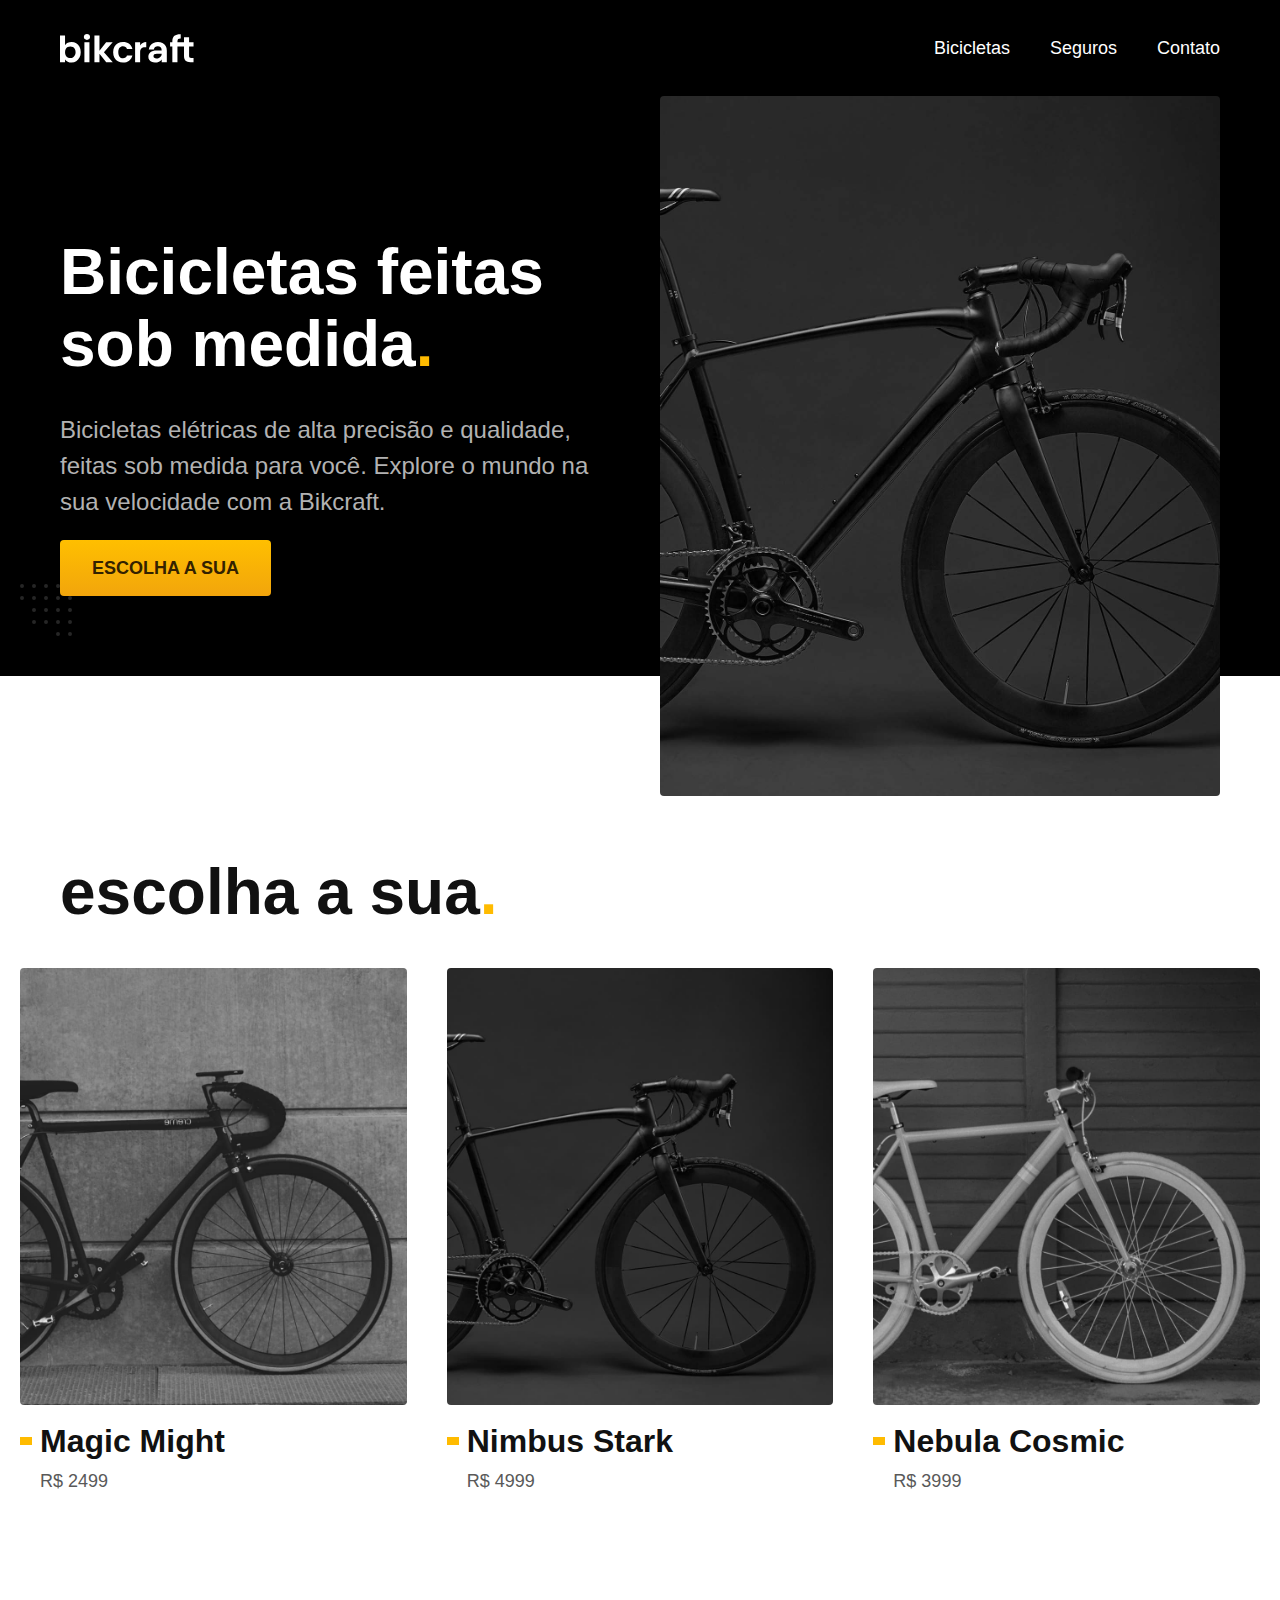
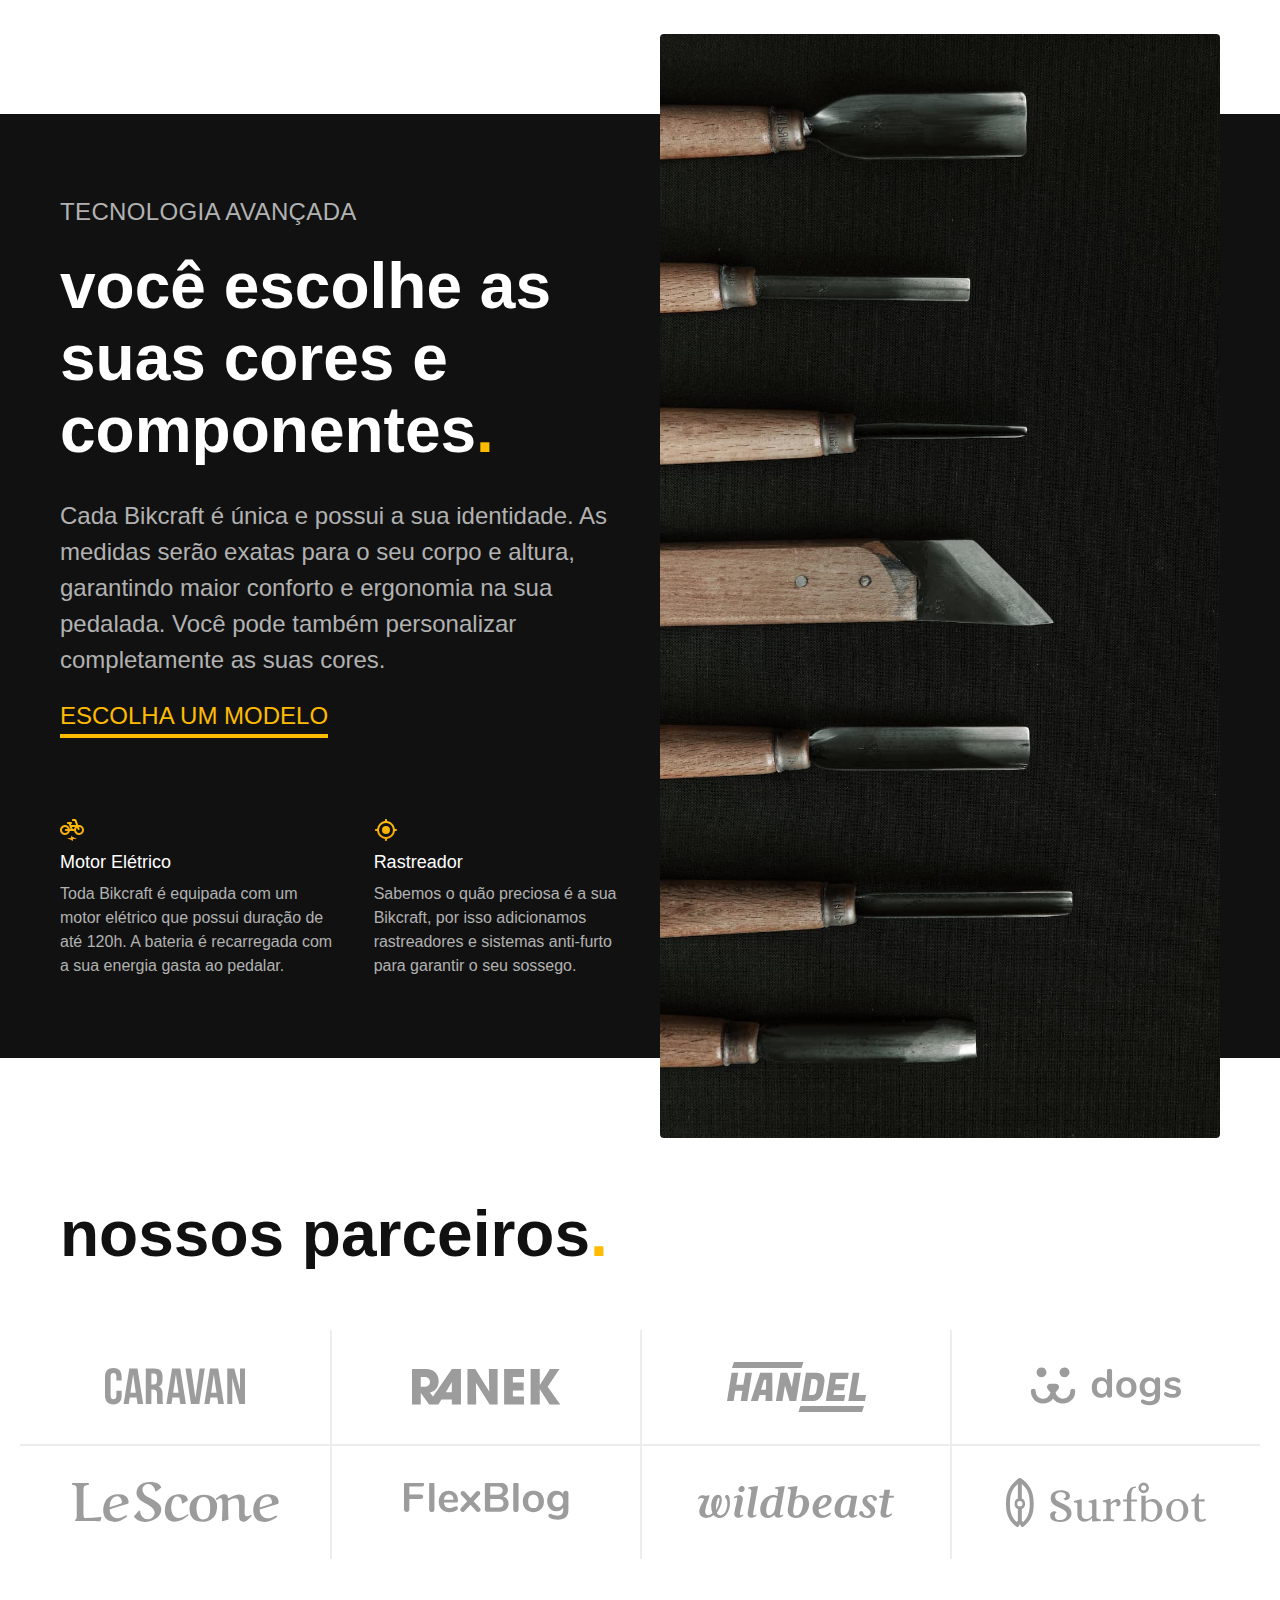
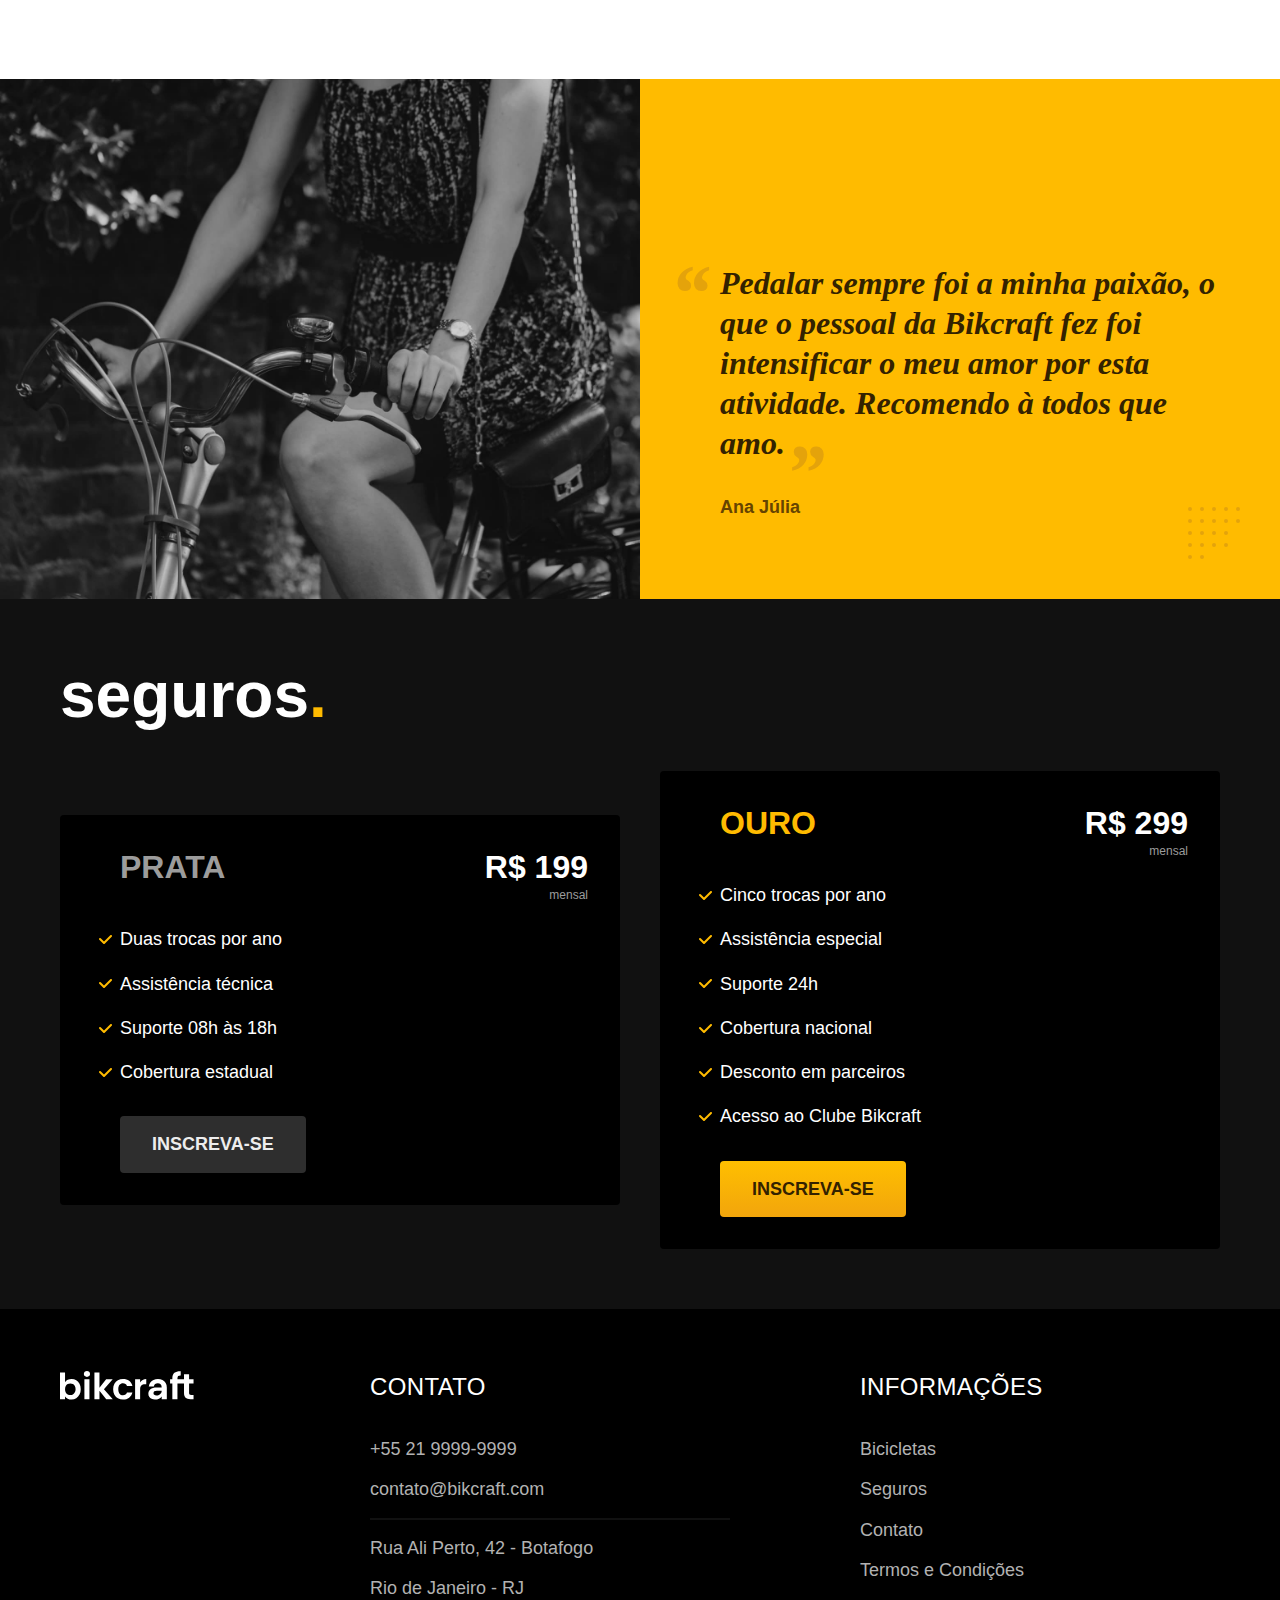
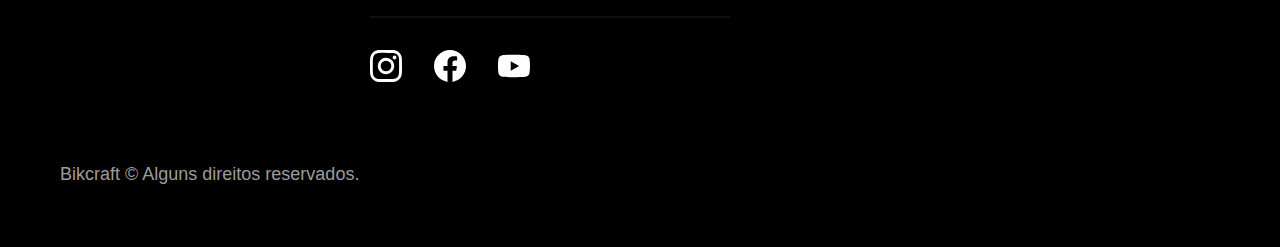
<file: index.html>
<!DOCTYPE html>
<html lang="pt-br">
  <head>
    <meta charset="UTF-8" />
    <meta name="viewport" content="width=device-width, initial-scale=1.0" />

    <title>Bikcraft - Bicicletas Elétricas</title>
    <meta
      name="description"
      content="Bicicletas elétricas de alta precisão e qualidade, feitas sob medida para o cliente. Explore o mundo na sua velocidade com a Bikcraft."
    />

    <link rel="stylesheet" href="./css/style.css" />
  </head>

  <body>
    <header class="header-bg">
      <div class="header container">
        <a href="./">
          <img src="./img/bikcraft.svg" alt="Bikcraft" />
        </a>

        <nav aria-label="primaria">
          <ul class="header-menu font-1-m cor-0">
            <li><a href="./bicicletas.html">Bicicletas</a></li>
            <li><a href="./seguros.html">Seguros</a></li>
            <li><a href="./contato.html">Contato</a></li>
          </ul>
        </nav>
      </div>
    </header>

    <main class="introducao-bg">
      <div class="introducao container">
        <div class="introducao-conteudo">
          <h1 class="font-1-xxl cor-0">
            Bicicletas feitas sob medida<span class="cor-p1">.</span>
          </h1>
          <p class="font-2-l cor-5">
            Bicicletas elétricas de alta precisão e qualidade, feitas sob medida
            para você. Explore o mundo na sua velocidade com a Bikcraft.
          </p>
          <a class="botao" href="./bicicletas.html">Escolha a sua</a>
        </div>
        <div>
          <img
            src="./img/fotos/introducao.jpg"
            alt="Bicicleta elétrica preta."
          />
        </div>
      </div>
    </main>

    <article class="bicicletas-lista">
      <h2 class="container font-1-xxl">
        escolha a sua<span class="cor-p1">.</span>
      </h2>

      <ul>
        <li>
          <a href="./bicicletas/magic.html">
            <img src="./img/bicicletas/magic-home.jpg" alt="Bicicleta preta" />
            <h3 class="font-1-xl">Magic Might</h3>
            <span class="font-2-m cor-8">R$ 2499</span>
          </a>
        </li>
        <li>
          <a href="./bicicletas/nimbus.html">
            <img src="./img/bicicletas/nimbus-home.jpg" alt="Bicicleta preta" />
            <h3 class="font-1-xl">Nimbus Stark</h3>
            <span class="font-2-m cor-8">R$ 4999</span>
          </a>
        </li>
        <li>
          <a href="./bicicletas/nebula.html">
            <img src="./img/bicicletas/nebula-home.jpg" alt="Bicicleta preta" />
            <h3 class="font-1-xl">Nebula Cosmic</h3>
            <span class="font-2-m cor-8">R$ 3999</span>
          </a>
        </li>
      </ul>
    </article>

    <article class="tecnologia-bg">
      <div class="tecnologia container">
        <div class="tecnologia-conteudo">
          <span class="font-2-l-b cor-5">Tecnologia Avançada</span>
          <h2 class="font-1-xxl cor-0">
            você escolhe as suas cores e componentes<span class="cor-p1"
              >.</span
            >
          </h2>
          <p class="font-2-l cor-5">
            Cada Bikcraft é única e possui a sua identidade. As medidas serão
            exatas para o seu corpo e altura, garantindo maior conforto e
            ergonomia na sua pedalada. Você pode também personalizar
            completamente as suas cores.
          </p>
          <a class="link" href="./bicicletas.html">Escolha um modelo</a>
          <div class="tecnologia-vantagens">
            <div>
              <img src="./img/icones/eletrica.svg" alt="" />
              <h3 class="font-1-m cor-0">Motor Elétrico</h3>
              <p class="font-2-s cor-5">
                Toda Bikcraft é equipada com um motor elétrico que possui
                duração de até 120h. A bateria é recarregada com a sua energia
                gasta ao pedalar.
              </p>
            </div>
            <div>
              <img src="./img/icones/rastreador.svg" alt="" />
              <h3 class="font-1-m cor-0">Rastreador</h3>
              <p class="font-2-s cor-5">
                Sabemos o quão preciosa é a sua Bikcraft, por isso adicionamos
                rastreadores e sistemas anti-furto para garantir o seu sossego.
              </p>
            </div>
          </div>
        </div>
        <div class="tecnologia-imagem">
          <img src="./img/fotos/tecnologia.jpg" alt="" />
        </div>
      </div>
    </article>

    <section class="parceiros" aria-label="Nossos Parceiros">
      <h2 class="container font-1-xxl">
        nossos parceiros<span class="cor-p1">.</span>
      </h2>

      <ul>
        <li><img src="./img/parceiros/caravan.svg" alt="caravan" /></li>
        <li><img src="./img/parceiros/ranek.svg" alt="ranek" /></li>
        <li><img src="./img/parceiros/handel.svg" alt="handel" /></li>
        <li><img src="./img/parceiros/dogs.svg" alt="dogs" /></li>
        <li><img src="./img/parceiros/lescone.svg" alt="lescone" /></li>
        <li><img src="./img/parceiros/flexblog.svg" alt="flexblog" /></li>
        <li><img src="./img/parceiros/wildbeast.svg" alt="wildbeast" /></li>
        <li><img src="./img/parceiros/surfbot.svg" alt="surfbot" /></li>
      </ul>
    </section>

    <section class="depoimento" aria-label="Depoimento">
      <div>
        <img
          src="./img/fotos/depoimento.jpg"
          alt="Pessoa pedalando uma bicicleta Bikcraft"
        />
      </div>
      <div class="depoimento-conteudo">
        <blockquote class="font-1-xl cor-p5">
          <p>
            Pedalar sempre foi a minha paixão, o que o pessoal da Bikcraft fez
            foi intensificar o meu amor por esta atividade. Recomendo à todos
            que amo.
          </p>
        </blockquote>
        <span class="font-1-m-b cor-p4">Ana Júlia</span>
      </div>
    </section>

    <article class="seguros-bg">
      <div class="seguros container">
        <h2 class="font-1-xxl cor-0">seguros<span class="cor-p1">.</span></h2>
        <div class="seguros-item">
          <h3 class="font-1-xl cor-6">PRATA</h3>
          <span class="font-1-xl cor-0"
            >R$ 199 <span class="font-1-xs cor-6">mensal</span></span
          >
          <ul class="font-2-m cor-0">
            <li>Duas trocas por ano</li>
            <li>Assistência técnica</li>
            <li>Suporte 08h às 18h</li>
            <li>Cobertura estadual</li>
          </ul>
          <a class="botao secundario" href="./orcamento.html">Inscreva-se</a>
        </div>

        <div class="seguros-item">
          <h3 class="font-1-xl cor-p1">OURO</h3>
          <span class="font-1-xl cor-0"
            >R$ 299 <span class="font-1-xs cor-6">mensal</span></span
          >
          <ul class="font-2-m cor-0">
            <li>Cinco trocas por ano</li>
            <li>Assistência especial</li>
            <li>Suporte 24h</li>
            <li>Cobertura nacional</li>
            <li>Desconto em parceiros</li>
            <li>Acesso ao Clube Bikcraft</li>
          </ul>
          <a class="botao" href="./orcamento.html">Inscreva-se</a>
        </div>
      </div>
    </article>

    <footer class="footer-bg">
      <div class="footer container">
        <img src="./img/bikcraft.svg" alt="Bikcraft" />
        <div class="footer-contato">
          <h3 class="font-2-l-b cor-0">Contato</h3>
          <ul class="font-2-m cor-5">
            <li><a href="tel:+552199999999">+55 21 9999-9999</a></li>
            <li>
              <a href="mailto:contato@bikcraft.com">contato@bikcraft.com</a>
            </li>
            <li>Rua Ali Perto, 42 - Botafogo</li>
            <li>Rio de Janeiro - RJ</li>
          </ul>
          <div class="footer-redes">
            <a href="./">
              <img src="./img/redes/instagram.svg" alt="Instagram" />
            </a>
            <a href="./">
              <img src="./img/redes/facebook.svg" alt="Facebook" />
            </a>
            <a href="./">
              <img src="./img/redes/youtube.svg" alt="Youtube" />
            </a>
          </div>
        </div>
        <div class="footer-informacoes">
          <h3 class="font-2-l-b cor-0">Informações</h3>
          <nav>
            <ul class="font-1-m cor-5">
              <li><a href="./bicicletas.html">Bicicletas</a></li>
              <li><a href="./seguros.html">Seguros</a></li>
              <li><a href="./contato.html">Contato</a></li>
              <li><a href="./termos.html">Termos e Condições</a></li>
            </ul>
          </nav>
        </div>
        <p class="footer-copy font-2-m cor-6">
          Bikcraft © Alguns direitos reservados.
        </p>
      </div>
    </footer>

    <script src="./js/script.js"></script>
  </body>
</html>
</file>
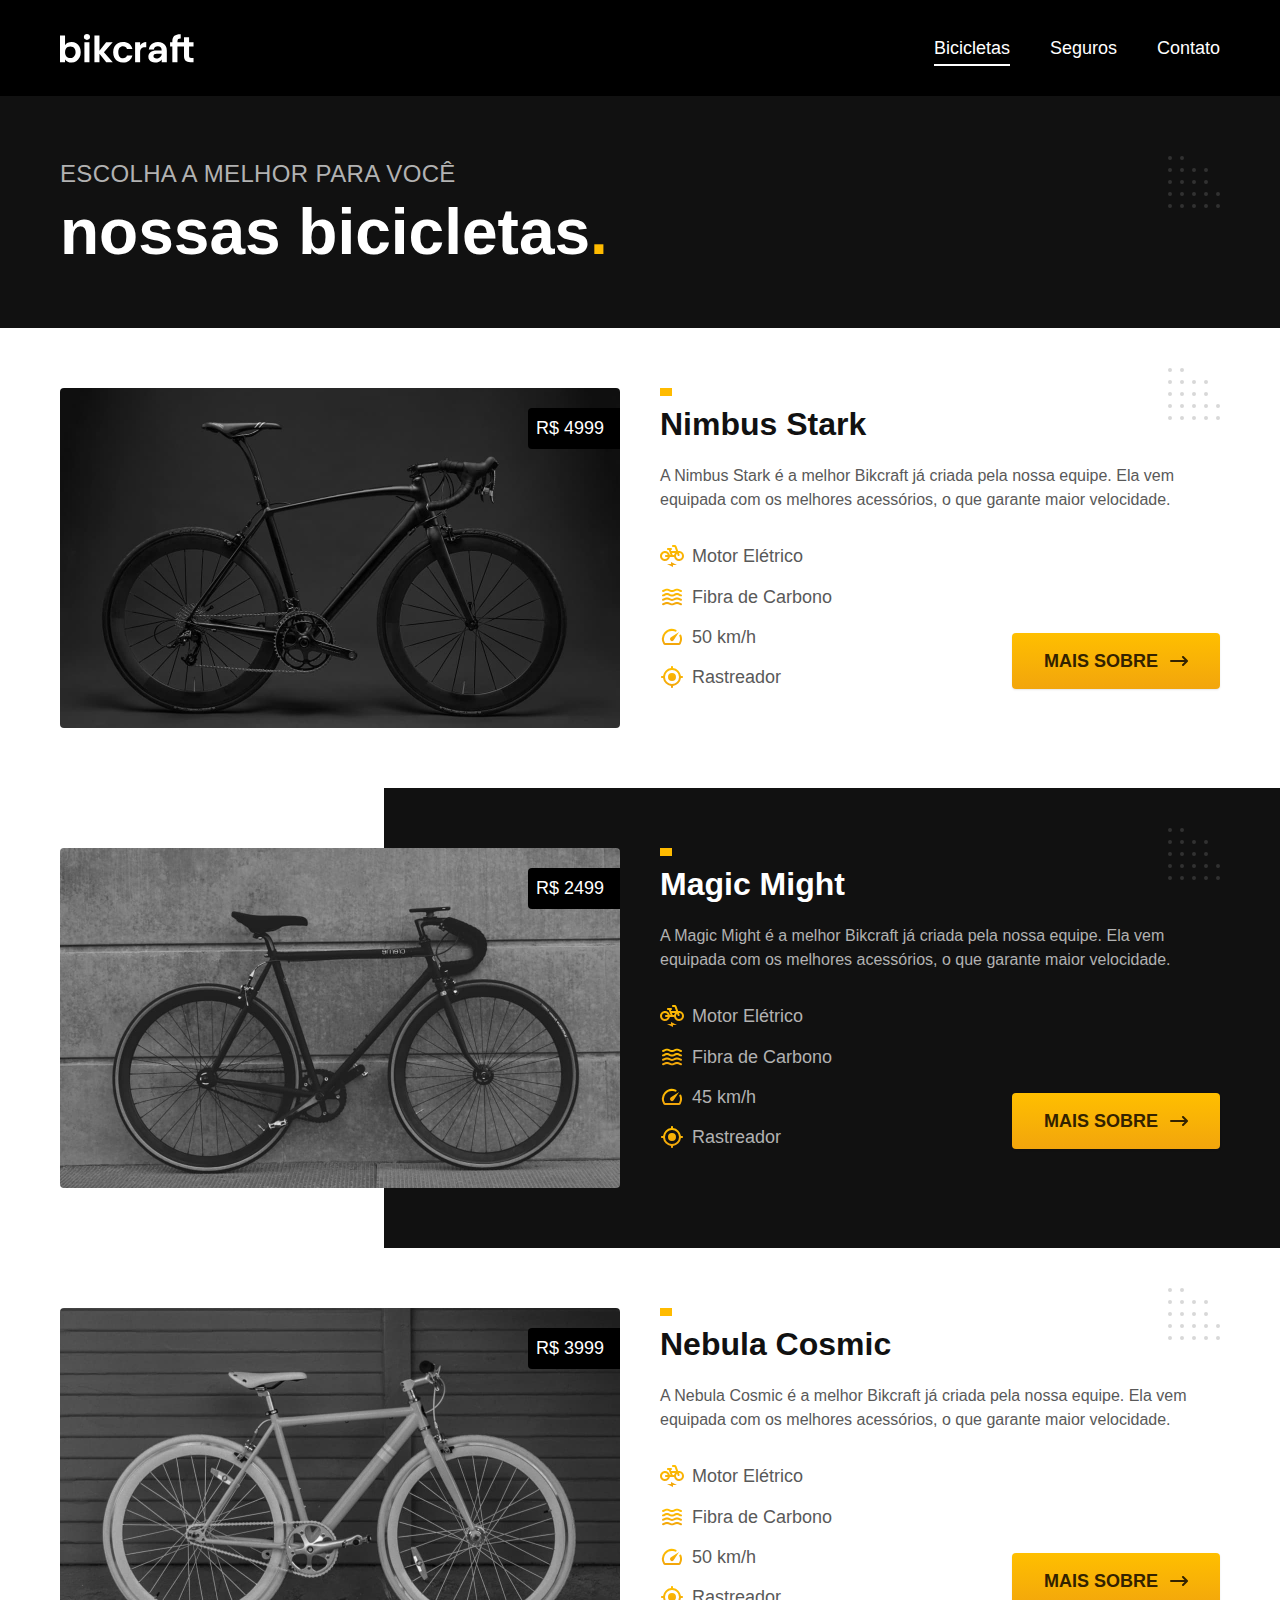
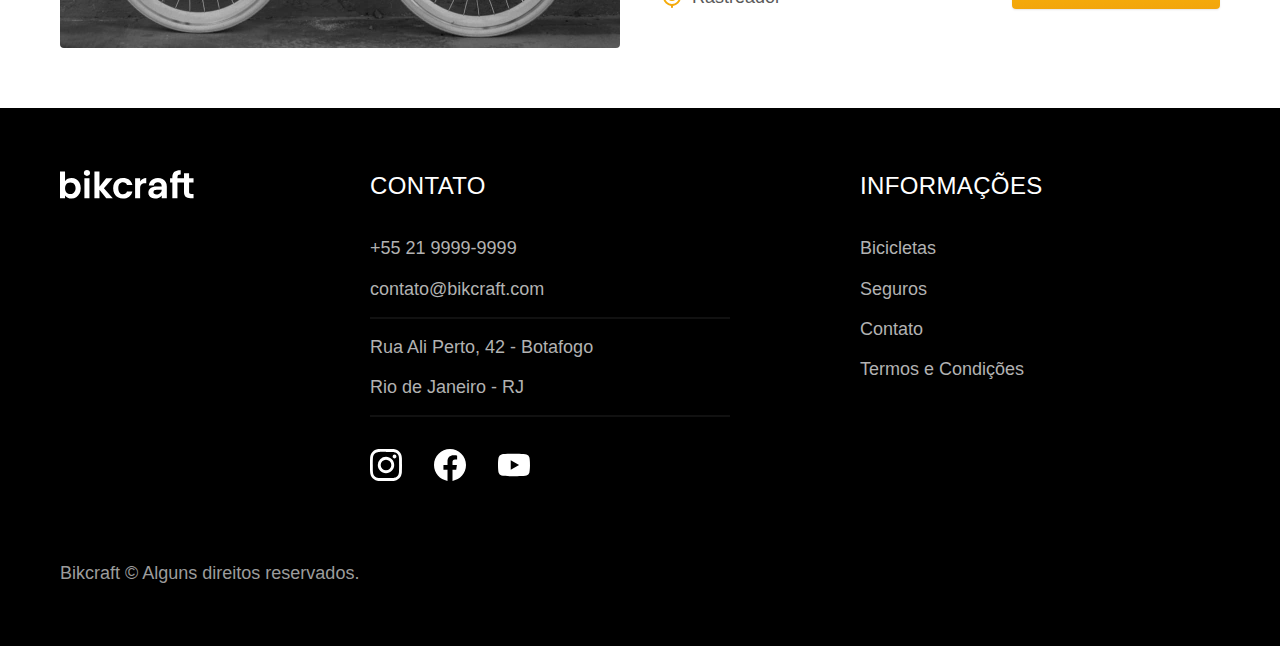
<file: bicicletas.html>
<!DOCTYPE html>
<html lang="pt-br">
  <head>
    <meta charset="UTF-8" />
    <meta name="viewport" content="width=device-width, initial-scale=1.0" />

    <title>Bicicletas | Bikcraft</title>
    <meta name="description" content="Bicicletas" />

    <link rel="stylesheet" href="./css/style.css" />
  </head>

  <body id="bicicletas">
    <header class="header-bg">
      <div class="header container">
        <a href="./">
          <img src="./img/bikcraft.svg" alt="Bikcraft" />
        </a>

        <nav aria-label="primaria">
          <ul class="header-menu font-1-m cor-0">
            <li><a href="./bicicletas.html">Bicicletas</a></li>
            <li><a href="./seguros.html">Seguros</a></li>
            <li><a href="./contato.html">Contato</a></li>
          </ul>
        </nav>
      </div>
    </header>

    <main>
      <div class="titulo-bg">
        <div class="titulo container">
          <p class="font-2-l-b cor-5">Escolha a melhor para você</p>
          <h1 class="font-1-xxl cor-0">
            nossas bicicletas<span class="cor-p1">.</span>
          </h1>
        </div>
      </div>

      <div class="bicicletas container">
        <div class="bicicletas-imagem">
          <img src="./img/bicicletas/nimbus.jpg" alt="Bicicleta preta" />
          <span class="font-2-m cor-0">R$ 4999</span>
        </div>
        <div class="bicicletas-conteudo">
          <h2 class="font-1-xl">Nimbus Stark</h2>
          <p class="font-2-s cor-8">
            A Nimbus Stark é a melhor Bikcraft já criada pela nossa equipe. Ela
            vem equipada com os melhores acessórios, o que garante maior
            velocidade.
          </p>
          <ul class="font-1-m cor-8">
            <li>
              <img src="./img/icones/eletrica.svg" alt="" />
              Motor Elétrico
            </li>
            <li>
              <img src="./img/icones/carbono.svg" alt="" />
              Fibra de Carbono
            </li>
            <li>
              <img src="./img/icones/velocidade.svg" alt="" />
              50 km/h
            </li>
            <li>
              <img src="./img/icones/rastreador.svg" alt="" />
              Rastreador
            </li>
          </ul>
          <a class="botao seta" href="./bicicletas/nimbus.html">Mais Sobre</a>
        </div>
      </div>

      <div class="bicicletas-bg">
        <div class="bicicletas container">
          <div class="bicicletas-imagem">
            <img src="./img/bicicletas/magic.jpg" alt="Bicicleta preta" />
            <span class="font-2-m cor-0">R$ 2499</span>
          </div>
          <div class="bicicletas-conteudo">
            <h2 class="font-1-xl cor-0">Magic Might</h2>
            <p class="font-2-s cor-5">
              A Magic Might é a melhor Bikcraft já criada pela nossa equipe. Ela
              vem equipada com os melhores acessórios, o que garante maior
              velocidade.
            </p>
            <ul class="font-1-m cor-5">
              <li>
                <img src="./img/icones/eletrica.svg" alt="" />
                Motor Elétrico
              </li>
              <li>
                <img src="./img/icones/carbono.svg" alt="" />
                Fibra de Carbono
              </li>
              <li>
                <img src="./img/icones/velocidade.svg" alt="" />
                45 km/h
              </li>
              <li>
                <img src="./img/icones/rastreador.svg" alt="" />
                Rastreador
              </li>
            </ul>
            <a class="botao seta" href="./bicicletas/magic.html">Mais Sobre</a>
          </div>
        </div>
      </div>

      <div class="bicicletas container">
        <div class="bicicletas-imagem">
          <img src="./img/bicicletas/nebula.jpg" alt="Bicicleta preta" />
          <span class="font-2-m cor-0">R$ 3999</span>
        </div>
        <div class="bicicletas-conteudo">
          <h2 class="font-1-xl">Nebula Cosmic</h2>
          <p class="font-2-s cor-8">
            A Nebula Cosmic é a melhor Bikcraft já criada pela nossa equipe. Ela
            vem equipada com os melhores acessórios, o que garante maior
            velocidade.
          </p>
          <ul class="font-1-m cor-8">
            <li>
              <img src="./img/icones/eletrica.svg" alt="" />
              Motor Elétrico
            </li>
            <li>
              <img src="./img/icones/carbono.svg" alt="" />
              Fibra de Carbono
            </li>
            <li>
              <img src="./img/icones/velocidade.svg" alt="" />
              50 km/h
            </li>
            <li>
              <img src="./img/icones/rastreador.svg" alt="" />
              Rastreador
            </li>
          </ul>
          <a class="botao seta" href="./bicicletas/nebula.html">Mais Sobre</a>
        </div>
      </div>
    </main>

    <footer class="footer-bg">
      <div class="footer container">
        <img src="./img/bikcraft.svg" alt="Bikcraft" />
        <div class="footer-contato">
          <h3 class="font-2-l-b cor-0">Contato</h3>
          <ul class="font-2-m cor-5">
            <li><a href="tel:+552199999999">+55 21 9999-9999</a></li>
            <li>
              <a href="mailto:contato@bikcraft.com">contato@bikcraft.com</a>
            </li>
            <li>Rua Ali Perto, 42 - Botafogo</li>
            <li>Rio de Janeiro - RJ</li>
          </ul>
          <div class="footer-redes">
            <a href="./">
              <img src="./img/redes/instagram.svg" alt="Instagram" />
            </a>
            <a href="./">
              <img src="./img/redes/facebook.svg" alt="Facebook" />
            </a>
            <a href="./">
              <img src="./img/redes/youtube.svg" alt="Youtube" />
            </a>
          </div>
        </div>
        <div class="footer-informacoes">
          <h3 class="font-2-l-b cor-0">Informações</h3>
          <nav>
            <ul class="font-1-m cor-5">
              <li><a href="./bicicletas.html">Bicicletas</a></li>
              <li><a href="./seguros.html">Seguros</a></li>
              <li><a href="./contato.html">Contato</a></li>
              <li><a href="./termos.html">Termos e Condições</a></li>
            </ul>
          </nav>
        </div>
        <p class="footer-copy font-2-m cor-6">
          Bikcraft © Alguns direitos reservados.
        </p>
      </div>
    </footer>
    <script src="./js/script.js"></script>
  </body>
</html>
</file>
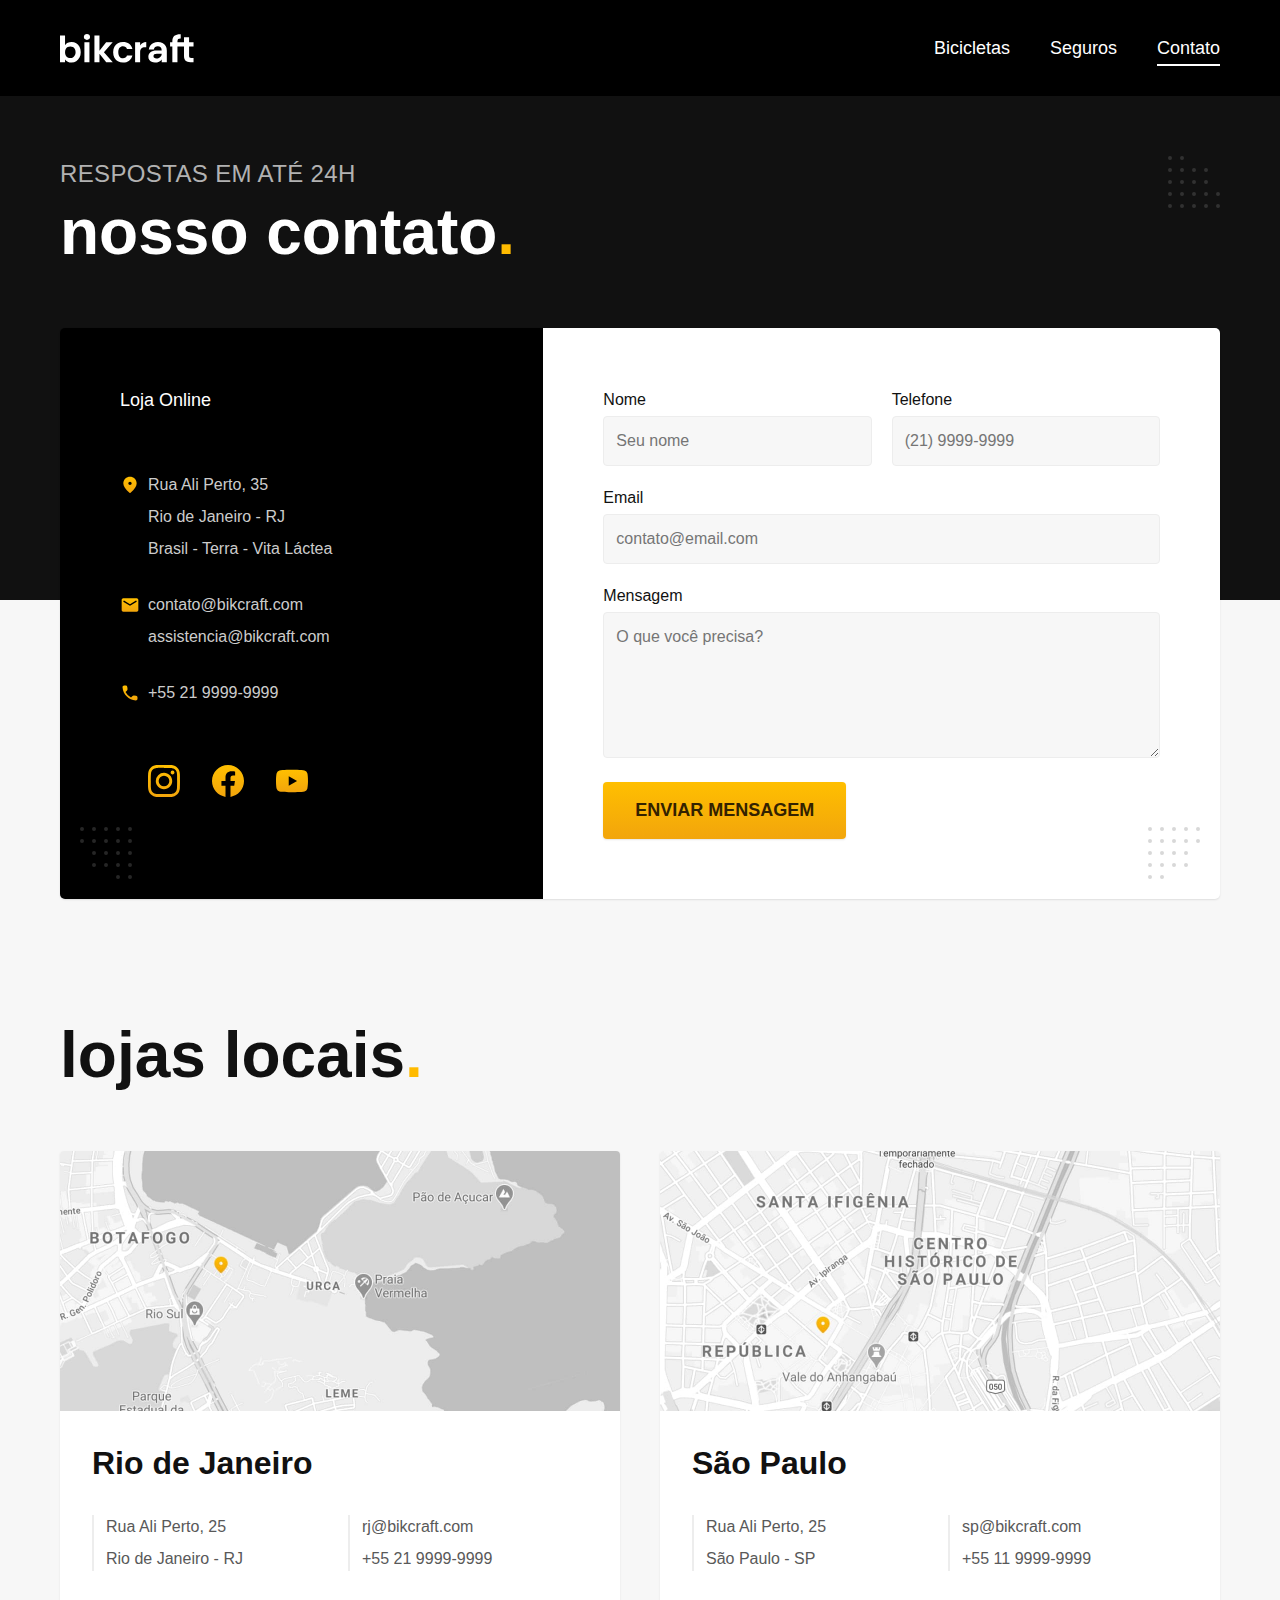
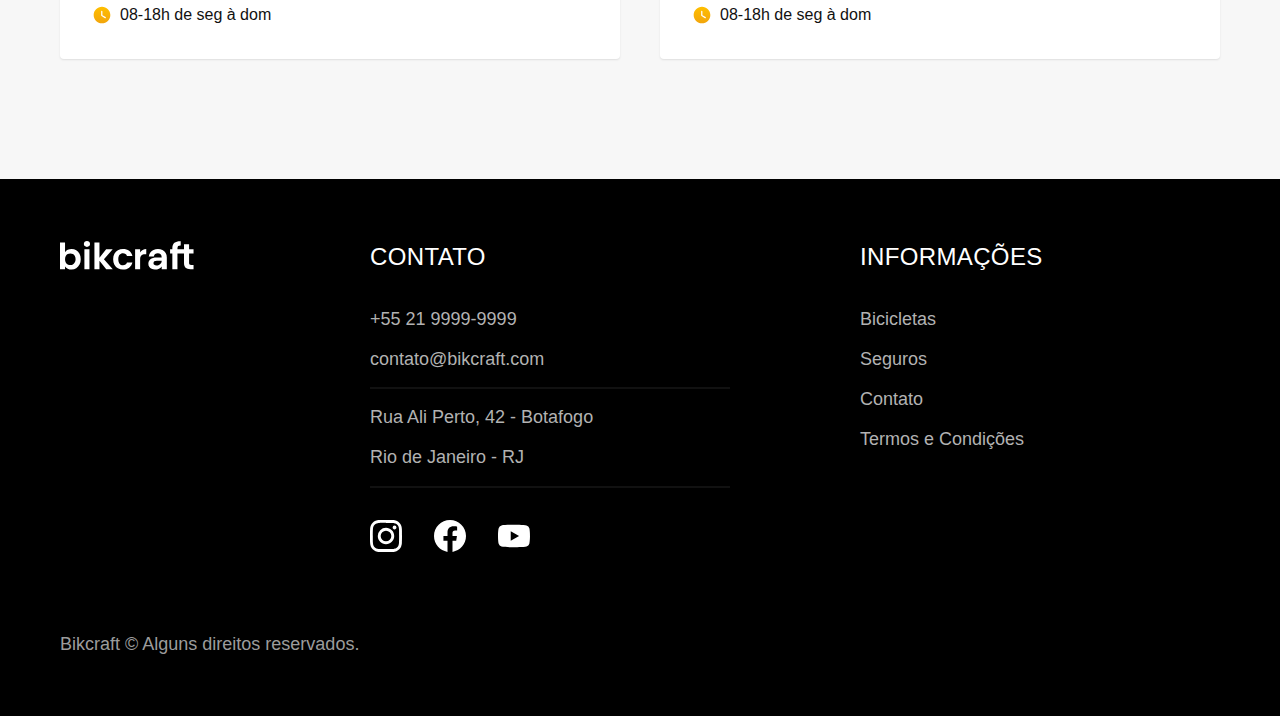
<file: contato.html>
<!DOCTYPE html>
<html lang="pt-br">
  <head>
    <meta charset="UTF-8" />
    <meta name="viewport" content="width=device-width, initial-scale=1.0" />

    <title>Contato | Bikcraft</title>
    <meta name="description" content="Contato." />

    <link rel="stylesheet" href="./css/style.css" />
  </head>

  <body id="contato">
    <header class="header-bg">
      <div class="header container">
        <a href="./">
          <img src="./img/bikcraft.svg" alt="Bikcraft" />
        </a>

        <nav aria-label="primaria">
          <ul class="header-menu font-1-m cor-0">
            <li><a href="./bicicletas.html">Bicicletas</a></li>
            <li><a href="./seguros.html">Seguros</a></li>
            <li><a href="./contato.html">Contato</a></li>
          </ul>
        </nav>
      </div>
    </header>

    <main>
      <div class="titulo-bg">
        <div class="titulo container">
          <p class="font-2-l-b cor-5">Respostas em até 24h</p>
          <h1 class="font-1-xxl cor-0">
            nosso contato<span class="cor-p1">.</span>
          </h1>
        </div>
      </div>

      <div class="contato container">
        <section class="contato-dados" aria-label="Endereço">
          <h2 class="font-1-m cor-0">Loja Online</h2>
          <div class="contato-endereco font-2-s cor-4">
            <p>Rua Ali Perto, 35</p>
            <p>Rio de Janeiro - RJ</p>
            <p>Brasil - Terra - Vita Láctea</p>
          </div>
          <address class="contato-meios font-2-s cor-4">
            <a href="mailto:contato@bikcraft.com">contato@bikcraft.com</a>
            <a href="mailto:assistencia@bikcraft.com"
              >assistencia@bikcraft.com</a
            >
            <a href="tel:+552199999999">+55 21 9999-9999</a>
          </address>
          <div class="contato-redes">
            <a href="./">
              <img src="./img/redes/instagram-p.svg" alt="Instagram" />
            </a>
            <a href="./">
              <img src="./img/redes/facebook-p.svg" alt="Facebook" />
            </a>
            <a href="./">
              <img src="./img/redes/youtube-p.svg" alt="Youtube" />
            </a>
          </div>
        </section>
        <section class="contato-formulario" aria-label="Formulário">
          <form class="form" action="./contato.html">
            <div>
              <label for="nome">Nome</label>
              <input type="text" id="nome" name="nome" placeholder="Seu nome" />
            </div>
            <div>
              <label for="telefone">Telefone</label>
              <input
                type="text"
                id="telefone"
                name="telefone"
                placeholder="(21) 9999-9999"
              />
            </div>
            <div class="col-2">
              <label for="email">Email</label>
              <input
                type="email"
                id="email"
                name="email"
                placeholder="contato@email.com"
              />
            </div>
            <div class="col-2">
              <label for="mensagem">Mensagem</label>
              <textarea
                rows="5"
                id="mensagem"
                name="mensagem"
                placeholder="O que você precisa?"
              ></textarea>
            </div>
            <button class="botao col-2">Enviar Mensagem</button>
          </form>
        </section>
      </div>
    </main>

    <article class="lojas container">
      <h2 class="font-1-xxl">lojas locais<span class="cor-p1">.</span></h2>
      <div class="lojas-item">
        <img
          src="./img/lojas/rj.jpg"
          alt="mapa marcando o endereço em Rua Ali Perto, 25 - Rio de Janeiro - RJ"
        />
        <div class="lojas-conteudo">
          <h3 class="font-1-xl">Rio de Janeiro</h3>
          <div class="lojas-dados font-2-s cor-8">
            <p>Rua Ali Perto, 25</p>
            <p>Rio de Janeiro - RJ</p>
          </div>
          <div class="lojas-dados font-2-s cor-8">
            <a href="mailto:rj@bikcraft.com">rj@bikcraft.com</a>
            <a href="tel:+552199999999">+55 21 9999-9999</a>
          </div>
          <p class="lojas-tempo font-1-s">
            <img src="./img/icones/horario.svg" alt="" />08-18h de seg à dom
          </p>
        </div>
      </div>

      <div class="lojas-item">
        <img
          src="./img/lojas/sp.jpg"
          alt="mapa marcando o endereço em Rua Ali Perto, 25 - São Paulo - SP"
        />
        <div class="lojas-conteudo">
          <h3 class="font-1-xl">São Paulo</h3>
          <div class="lojas-dados font-2-s cor-8">
            <p>Rua Ali Perto, 25</p>
            <p>São Paulo - SP</p>
          </div>
          <div class="lojas-dados font-2-s cor-8">
            <a href="mailto:sp@bikcraft.com">sp@bikcraft.com</a>
            <a href="tel:+551199999999">+55 11 9999-9999</a>
          </div>
          <p class="lojas-tempo font-1-s">
            <img src="./img/icones/horario.svg" alt="" />08-18h de seg à dom
          </p>
        </div>
      </div>
    </article>

    <footer class="footer-bg">
      <div class="footer container">
        <img src="./img/bikcraft.svg" alt="Bikcraft" />
        <div class="footer-contato">
          <h3 class="font-2-l-b cor-0">Contato</h3>
          <ul class="font-2-m cor-5">
            <li><a href="tel:+552199999999">+55 21 9999-9999</a></li>
            <li>
              <a href="mailto:contato@bikcraft.com">contato@bikcraft.com</a>
            </li>
            <li>Rua Ali Perto, 42 - Botafogo</li>
            <li>Rio de Janeiro - RJ</li>
          </ul>
          <div class="footer-redes">
            <a href="./">
              <img src="./img/redes/instagram.svg" alt="Instagram" />
            </a>
            <a href="./">
              <img src="./img/redes/facebook.svg" alt="Facebook" />
            </a>
            <a href="./">
              <img src="./img/redes/youtube.svg" alt="Youtube" />
            </a>
          </div>
        </div>
        <div class="footer-informacoes">
          <h3 class="font-2-l-b cor-0">Informações</h3>
          <nav>
            <ul class="font-1-m cor-5">
              <li><a href="./bicicletas.html">Bicicletas</a></li>
              <li><a href="./seguros.html">Seguros</a></li>
              <li><a href="./contato.html">Contato</a></li>
              <li><a href="./termos.html">Termos e Condições</a></li>
            </ul>
          </nav>
        </div>
        <p class="footer-copy font-2-m cor-6">
          Bikcraft © Alguns direitos reservados.
        </p>
      </div>
    </footer>
    <script src="./js/script.js"></script>
  </body>
</html>
</file>
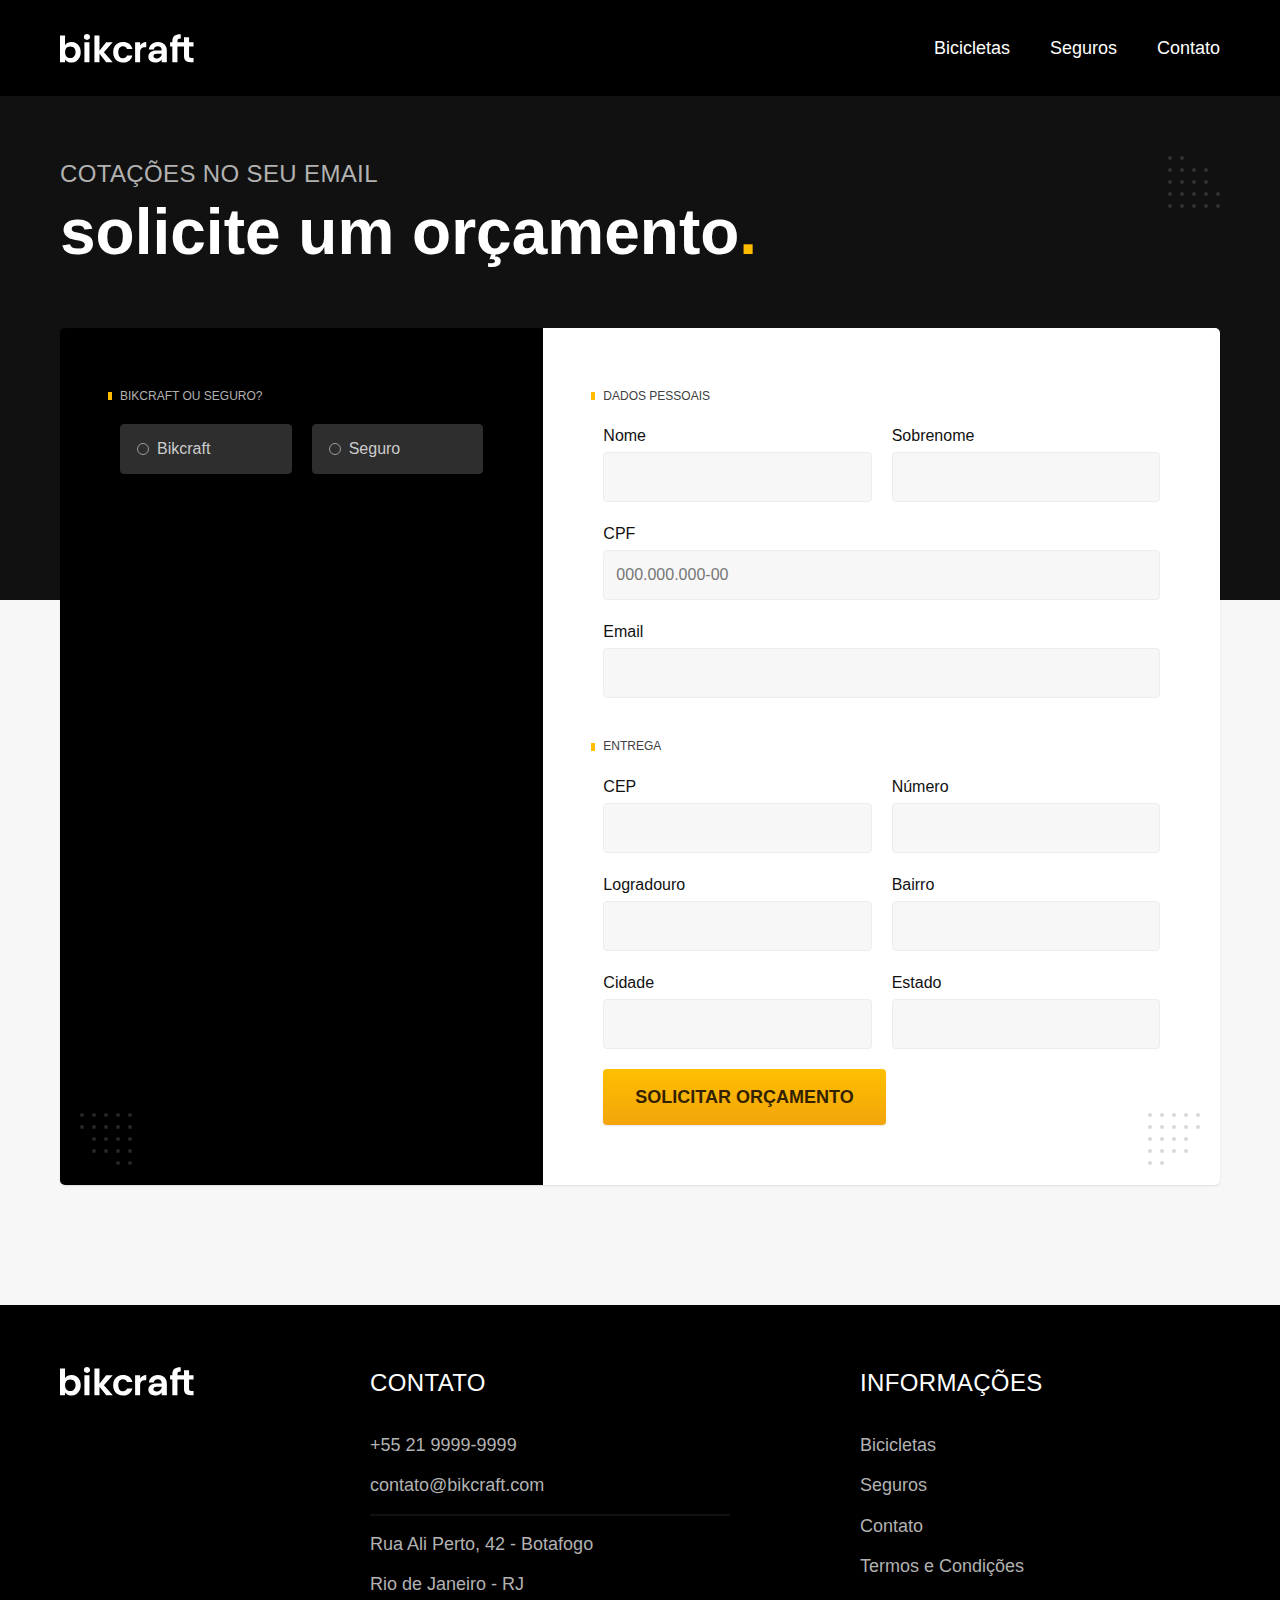
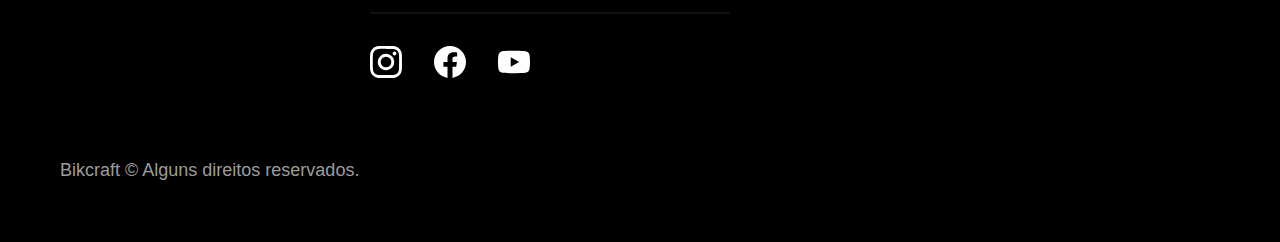
<file: orcamento.html>
<!DOCTYPE html>
<html lang="pt-br">
  <head>
    <meta charset="UTF-8" />
    <meta name="viewport" content="width=device-width, initial-scale=1.0" />

    <title>Orçamento | Bikcraft</title>
    <meta name="description" content="Orçamento." />

    <link rel="stylesheet" href="./css/style.css" />
  </head>

  <body id="orcamento">
    <header class="header-bg">
      <div class="header container">
        <a href="./">
          <img src="./img/bikcraft.svg" alt="Bikcraft" />
        </a>

        <nav aria-label="primaria">
          <ul class="header-menu font-1-m cor-0">
            <li><a href="./bicicletas.html">Bicicletas</a></li>
            <li><a href="./seguros.html">Seguros</a></li>
            <li><a href="./contato.html">Contato</a></li>
          </ul>
        </nav>
      </div>
    </header>

    <main>
      <div class="titulo-bg">
        <div class="titulo container">
          <p class="font-2-l-b cor-5">Cotações no seu email</p>
          <h1 class="font-1-xxl cor-0">
            solicite um orçamento<span class="cor-p1">.</span>
          </h1>
        </div>
      </div>

      <form class="orcamento container" action="./orcamento.html">
        <div class="orcamento-produto">
          <h2 class="font-1-xs cor-5">Bikcraft ou Seguro?</h2>

          <input type="radio" name="tipo" value="bikcraft" id="bikcraft" />
          <label for="bikcraft">Bikcraft</label>

          <input type="radio" name="tipo" value="seguro" id="seguro" />
          <label for="seguro">Seguro</label>

          <div class="orcamento-conteudo" id="orcamento-bikcraft">
            <h2 class="font-1-xs cor-5">Escolha a sua</h2>

            <input type="radio" name="produto" value="nimbus" id="nimbus" />
            <label for="nimbus">Nimbus Stark <span>R$ 4999</span></label>
            <div class="orcamento-detalhes">
              <ul class="font-1-xs cor-8">
                <li>
                  <img src="./img/icones/eletrica.svg" alt="" /> Motor Elétrico
                </li>
                <li>
                  <img src="./img/icones/carbono.svg" alt="" /> Fibra de Carbono
                </li>
                <li>
                  <img src="./img/icones/velocidade.svg" alt="" /> 50 km/h
                </li>
                <li>
                  <img src="./img/icones/rastreador.svg" alt="" /> Rastreador
                </li>
              </ul>
              <img src="./img/bicicletas/nimbus.jpg" alt="Bicicleta preta" />
            </div>

            <input type="radio" name="produto" value="magic" id="magic" />
            <label for="magic">Magic Might <span>R$ 2499</span></label>
            <div class="orcamento-detalhes">
              <ul class="font-1-xs cor-8">
                <li>
                  <img src="./img/icones/eletrica.svg" alt="" /> Motor Elétrico
                </li>
                <li>
                  <img src="./img/icones/carbono.svg" alt="" /> Fibra de Carbono
                </li>
                <li>
                  <img src="./img/icones/velocidade.svg" alt="" /> 45 km/h
                </li>
                <li>
                  <img src="./img/icones/rastreador.svg" alt="" /> Rastreador
                </li>
              </ul>
              <img src="./img/bicicletas/magic.jpg" alt="Bicicleta preta" />
            </div>

            <input type="radio" name="produto" value="nebula" id="nebula" />
            <label for="nebula">Nebula Cosmic <span>R$ 3999</span></label>
            <div class="orcamento-detalhes">
              <ul class="font-1-xs cor-8">
                <li>
                  <img src="./img/icones/eletrica.svg" alt="" /> Motor Elétrico
                </li>
                <li>
                  <img src="./img/icones/carbono.svg" alt="" /> Fibra de Carbono
                </li>
                <li>
                  <img src="./img/icones/velocidade.svg" alt="" /> 40 km/h
                </li>
                <li>
                  <img src="./img/icones/rastreador.svg" alt="" /> Rastreador
                </li>
              </ul>
              <img src="./img/bicicletas/nebula.jpg" alt="Bicicleta branca" />
            </div>
          </div>

          <div class="orcamento-conteudo" id="orcamento-seguro">
            <h2 class="font-1-xs cor-5">Escolha o plano</h2>

            <input type="radio" name="produto" value="prata" id="prata" />
            <label for="prata">Prata <span>R$ 199</span></label>

            <input type="radio" name="produto" value="ouro" id="ouro" />
            <label for="ouro">Ouro <span>R$ 299</span></label>
          </div>
        </div>
        <div class="orcamento-dados form">
          <h2 class="font-1-xs cor-9 col-2">dados pessoais</h2>
          <div>
            <label for="nome">Nome</label>
            <input type="text" id="nome" name="nome" />
          </div>
          <div>
            <label for="sobrenome">Sobrenome</label>
            <input type="text" id="sobrenome" name="sobrenome" />
          </div>
          <div class="col-2">
            <label for="cpf">CPF</label>
            <input
              type="text"
              id="cpf"
              name="cpf"
              placeholder="000.000.000-00"
            />
          </div>
          <div class="col-2">
            <label for="email">Email</label>
            <input type="email" id="email" name="email" />
          </div>
          <h2 class="font-1-xs cor-9 col-2">entrega</h2>
          <div>
            <label for="cep">CEP</label>
            <input type="text" id="cep" name="cep" />
          </div>
          <div>
            <label for="numero">Número</label>
            <input type="text" id="numero" name="numero" />
          </div>
          <div>
            <label for="logradouro">Logradouro</label>
            <input type="text" id="logradouro" name="logradouro" />
          </div>
          <div>
            <label for="bairro">Bairro</label>
            <input type="text" id="bairro" name="bairro" />
          </div>
          <div>
            <label for="cidade">Cidade</label>
            <input type="text" id="cidade" name="cidade" />
          </div>
          <div>
            <label for="estado">Estado</label>
            <input type="text" id="estado" name="estado" />
          </div>
          <button class="botao col-2">Solicitar Orçamento</button>
        </div>
      </form>
    </main>

    <footer class="footer-bg">
      <div class="footer container">
        <img src="./img/bikcraft.svg" alt="Bikcraft" />
        <div class="footer-contato">
          <h3 class="font-2-l-b cor-0">Contato</h3>
          <ul class="font-2-m cor-5">
            <li><a href="tel:+552199999999">+55 21 9999-9999</a></li>
            <li>
              <a href="mailto:contato@bikcraft.com">contato@bikcraft.com</a>
            </li>
            <li>Rua Ali Perto, 42 - Botafogo</li>
            <li>Rio de Janeiro - RJ</li>
          </ul>
          <div class="footer-redes">
            <a href="./">
              <img src="./img/redes/instagram.svg" alt="Instagram" />
            </a>
            <a href="./">
              <img src="./img/redes/facebook.svg" alt="Facebook" />
            </a>
            <a href="./">
              <img src="./img/redes/youtube.svg" alt="Youtube" />
            </a>
          </div>
        </div>
        <div class="footer-informacoes">
          <h3 class="font-2-l-b cor-0">Informações</h3>
          <nav>
            <ul class="font-1-m cor-5">
              <li><a href="./bicicletas.html">Bicicletas</a></li>
              <li><a href="./seguros.html">Seguros</a></li>
              <li><a href="./contato.html">Contato</a></li>
              <li><a href="./termos.html">Termos e Condições</a></li>
            </ul>
          </nav>
        </div>
        <p class="footer-copy font-2-m cor-6">
          Bikcraft © Alguns direitos reservados.
        </p>
      </div>
    </footer>
    <script src="./js/script.js"></script>
  </body>
</html>
</file>
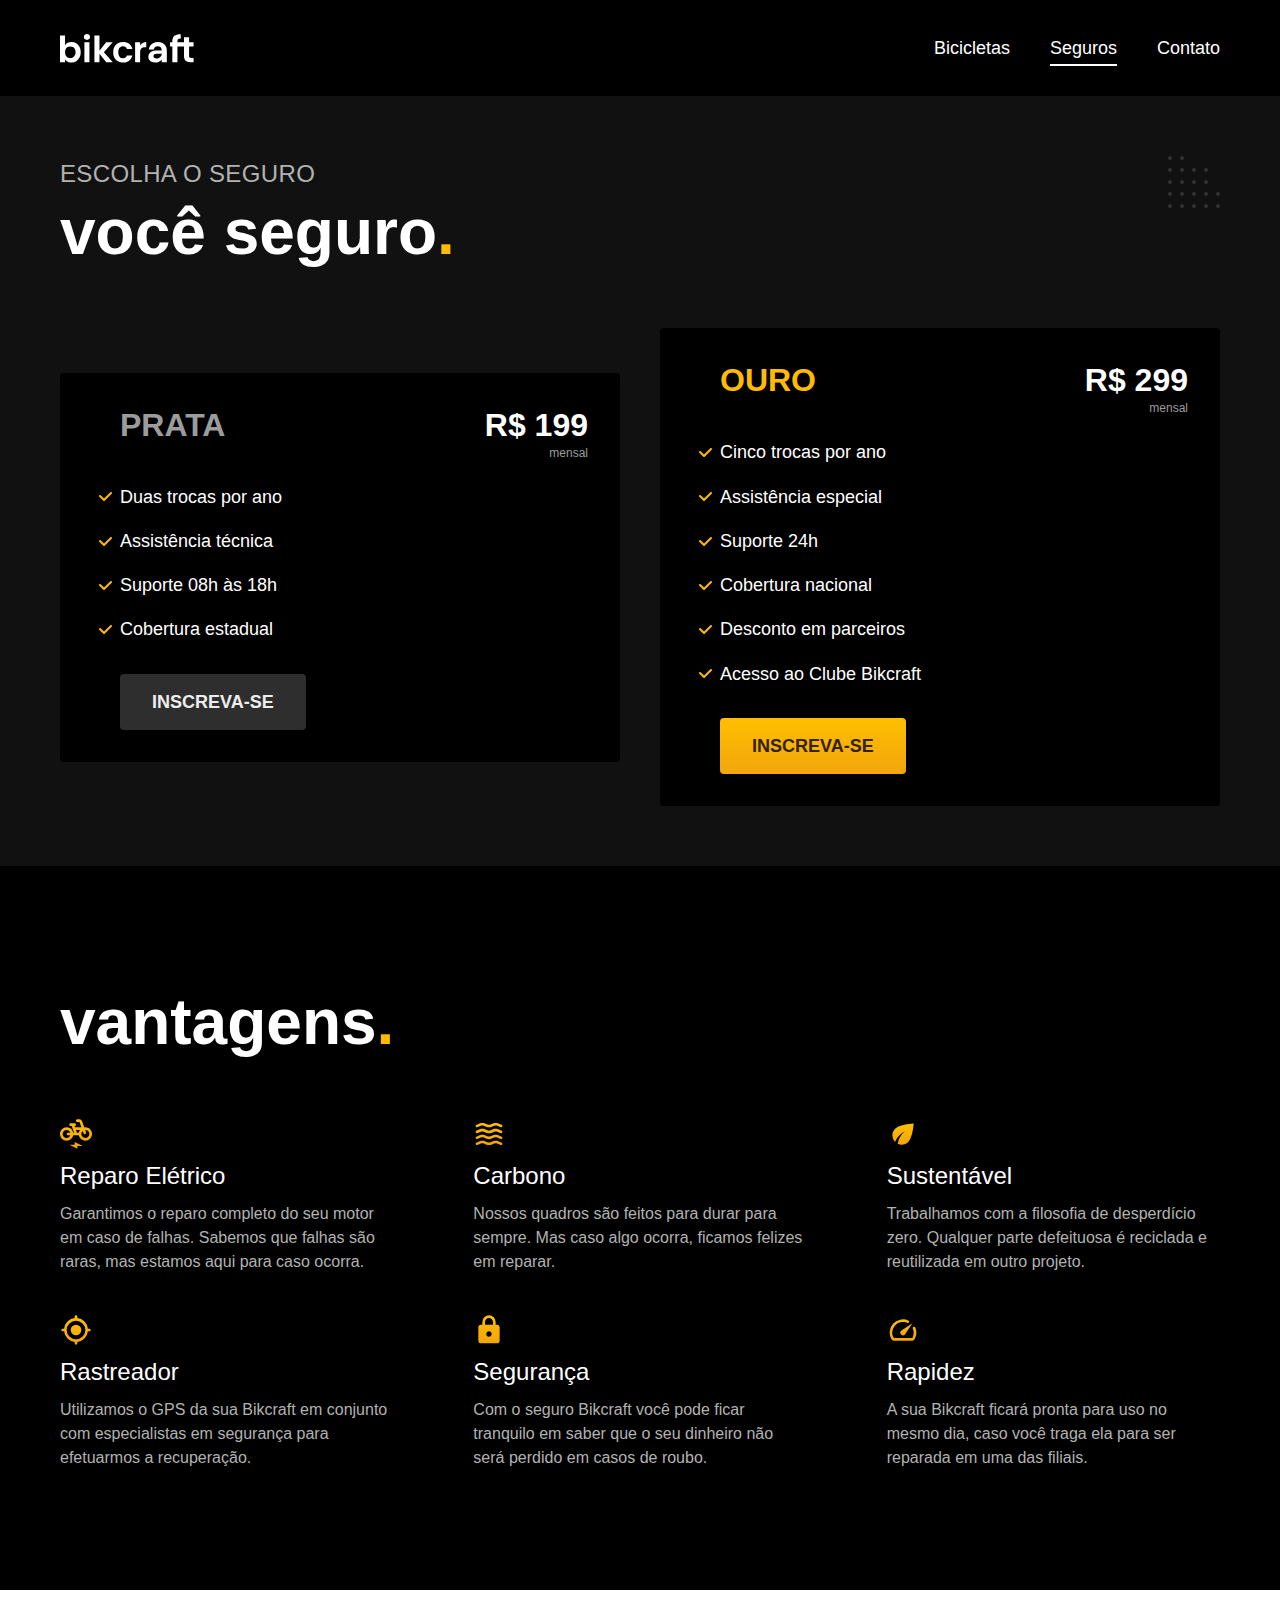
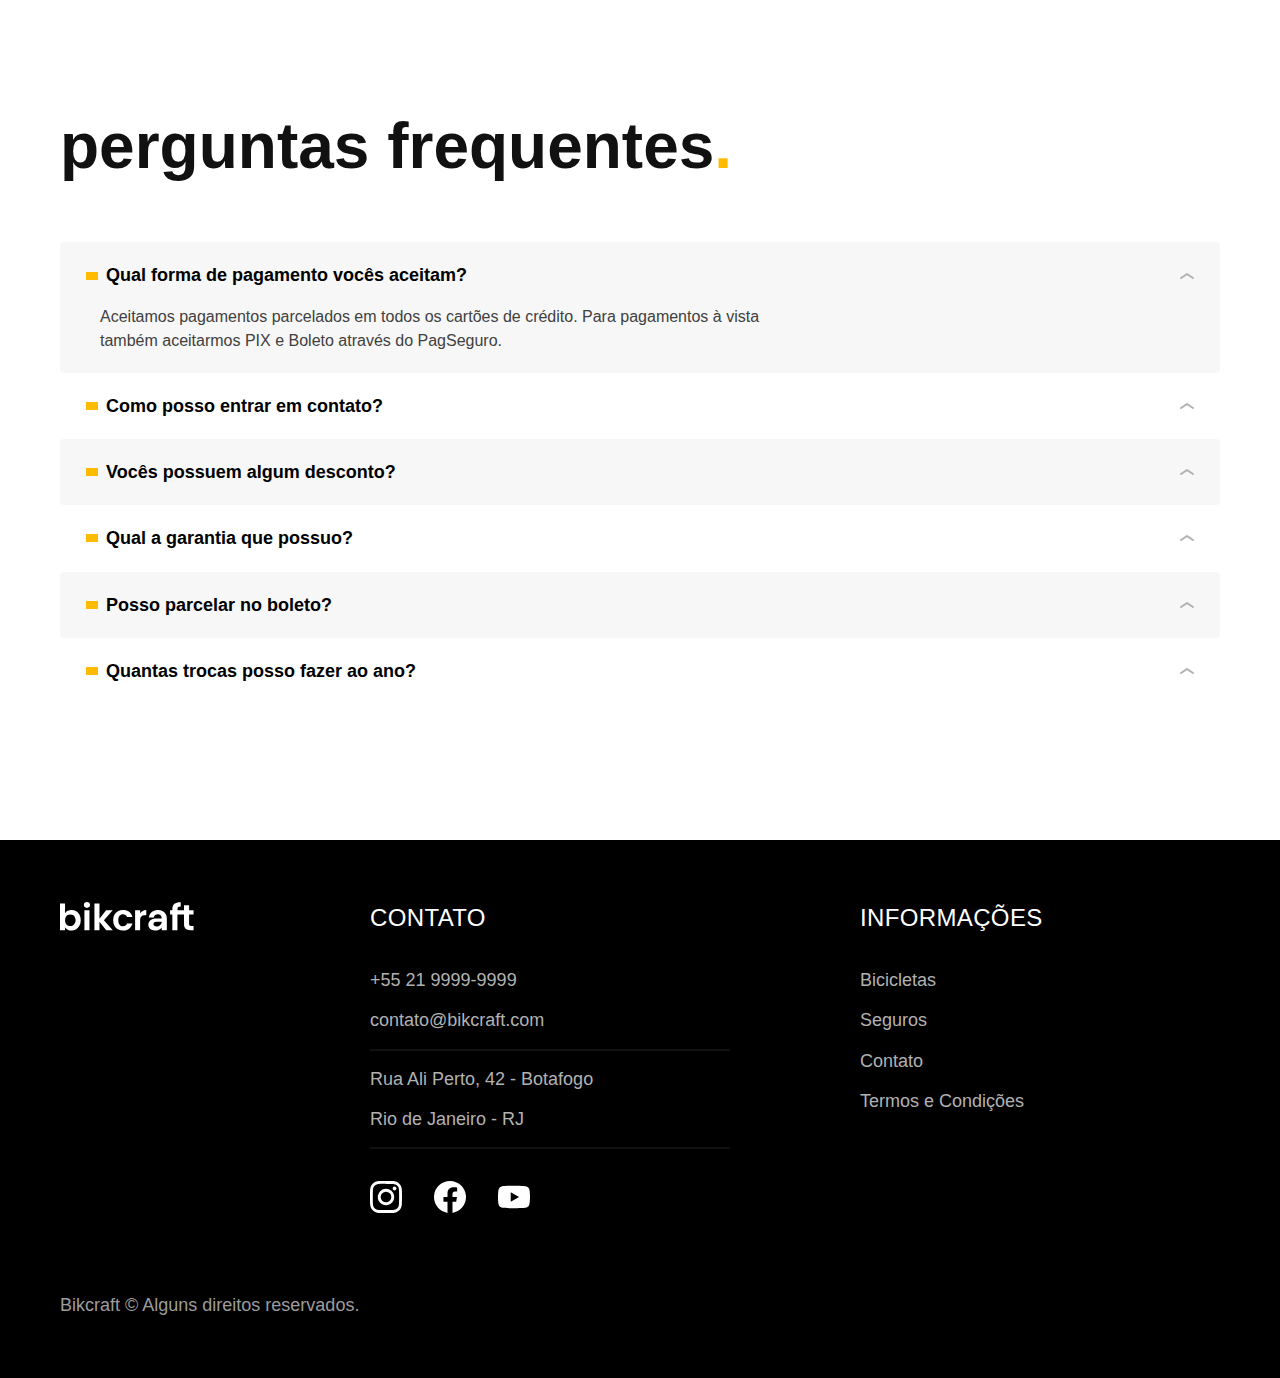
<file: seguros.html>
<!DOCTYPE html>
<html lang="pt-br">
  <head>
    <meta charset="UTF-8" />
    <meta name="viewport" content="width=device-width, initial-scale=1.0" />

    <title>Seguros | Bikcraft</title>
    <meta name="description" content="Seguros." />

    <link rel="stylesheet" href="./css/style.css" />
  </head>

  <body id="seguros">
    <header class="header-bg">
      <div class="header container">
        <a href="./">
          <img src="./img/bikcraft.svg" alt="Bikcraft" />
        </a>

        <nav aria-label="primaria">
          <ul class="header-menu font-1-m cor-0">
            <li><a href="./bicicletas.html">Bicicletas</a></li>
            <li><a href="./seguros.html">Seguros</a></li>
            <li><a href="./contato.html">Contato</a></li>
          </ul>
        </nav>
      </div>
    </header>

    <main class="seguros-bg">
      <div class="titulo-bg">
        <div class="titulo container">
          <p class="font-2-l-b cor-5">Escolha o seguro</p>
          <h1 class="font-1-xxl cor-0">
            você seguro<span class="cor-p1">.</span>
          </h1>
        </div>
      </div>

      <div class="seguros container">
        <div class="seguros-item">
          <h3 class="font-1-xl cor-6">PRATA</h3>
          <span class="font-1-xl cor-0"
            >R$ 199 <span class="font-1-xs cor-6">mensal</span></span
          >
          <ul class="font-2-m cor-0">
            <li>Duas trocas por ano</li>
            <li>Assistência técnica</li>
            <li>Suporte 08h às 18h</li>
            <li>Cobertura estadual</li>
          </ul>
          <a
            class="botao secundario"
            href="./orcamento.html?tipo=seguro&produto=prata"
            >Inscreva-se</a
          >
        </div>

        <div class="seguros-item">
          <h3 class="font-1-xl cor-p1">OURO</h3>
          <span class="font-1-xl cor-0"
            >R$ 299 <span class="font-1-xs cor-6">mensal</span></span
          >
          <ul class="font-2-m cor-0">
            <li>Cinco trocas por ano</li>
            <li>Assistência especial</li>
            <li>Suporte 24h</li>
            <li>Cobertura nacional</li>
            <li>Desconto em parceiros</li>
            <li>Acesso ao Clube Bikcraft</li>
          </ul>
          <a class="botao" href="./orcamento.html?tipo=seguro&produto=ouro"
            >Inscreva-se</a
          >
        </div>
      </div>
    </main>

    <article class="vantagens-bg">
      <div class="vantagens container">
        <h2 class="font-1-xxl cor-0">vantagens<span class="cor-p1">.</span></h2>
        <ul>
          <li>
            <img src="./img/icones/eletrica.svg" alt="" />
            <h3 class="font-1-l cor-0">Reparo Elétrico</h3>
            <p class="font-2-s cor-5">
              Garantimos o reparo completo do seu motor em caso de falhas.
              Sabemos que falhas são raras, mas estamos aqui para caso ocorra.
            </p>
          </li>
          <li>
            <img src="./img/icones/carbono.svg" alt="" />
            <h3 class="font-1-l cor-0">Carbono</h3>
            <p class="font-2-s cor-5">
              Nossos quadros são feitos para durar para sempre. Mas caso algo
              ocorra, ficamos felizes em reparar.
            </p>
          </li>
          <li>
            <img src="./img/icones/sustentavel.svg" alt="" />
            <h3 class="font-1-l cor-0">Sustentável</h3>
            <p class="font-2-s cor-5">
              Trabalhamos com a filosofia de desperdício zero. Qualquer parte
              defeituosa é reciclada e reutilizada em outro projeto.
            </p>
          </li>
          <li>
            <img src="./img/icones/rastreador.svg" alt="" />
            <h3 class="font-1-l cor-0">Rastreador</h3>
            <p class="font-2-s cor-5">
              Utilizamos o GPS da sua Bikcraft em conjunto com especialistas em
              segurança para efetuarmos a recuperação.
            </p>
          </li>
          <li>
            <img src="./img/icones/seguro.svg" alt="" />
            <h3 class="font-1-l cor-0">Segurança</h3>
            <p class="font-2-s cor-5">
              Com o seguro Bikcraft você pode ficar tranquilo em saber que o seu
              dinheiro não será perdido em casos de roubo.
            </p>
          </li>
          <li>
            <img src="./img/icones/velocidade.svg" alt="" />
            <h3 class="font-1-l cor-0">Rapidez</h3>
            <p class="font-2-s cor-5">
              A sua Bikcraft ficará pronta para uso no mesmo dia, caso você
              traga ela para ser reparada em uma das filiais.
            </p>
          </li>
        </ul>
      </div>
    </article>

    <article class="perguntas container">
      <h2 class="font-1-xxl">
        perguntas frequentes<span class="cor-p1">.</span>
      </h2>

      <dl>
        <div>
          <dt>
            <button class="font-1-m-b" aria-controls="pergunta01">
              Qual forma de pagamento vocês aceitam?
            </button>
          </dt>
          <dd id="pergunta01" class="font-2-s cor-9 ativo">
            Aceitamos pagamentos parcelados em todos os cartões de crédito. Para
            pagamentos à vista também aceitarmos PIX e Boleto através do
            PagSeguro.
          </dd>
        </div>
        <div>
          <dt>
            <button class="font-1-m-b" aria-controls="pergunta02">
              Como posso entrar em contato?
            </button>
          </dt>
          <dd id="pergunta02" class="font-2-s cor-9">
            Aceitamos pagamentos parcelados em todos os cartões de crédito. Para
            pagamentos à vista também aceitarmos PIX e Boleto através do
            PagSeguro.
          </dd>
        </div>
        <div>
          <dt>
            <button class="font-1-m-b" aria-controls="pergunta03">
              Vocês possuem algum desconto?
            </button>
          </dt>
          <dd id="pergunta03" class="font-2-s cor-9">
            Aceitamos pagamentos parcelados em todos os cartões de crédito. Para
            pagamentos à vista também aceitarmos PIX e Boleto através do
            PagSeguro.
          </dd>
        </div>
        <div>
          <dt>
            <button class="font-1-m-b" aria-controls="pergunta04">
              Qual a garantia que possuo?
            </button>
          </dt>
          <dd id="pergunta04" class="font-2-s cor-9">
            Aceitamos pagamentos parcelados em todos os cartões de crédito. Para
            pagamentos à vista também aceitarmos PIX e Boleto através do
            PagSeguro.
          </dd>
        </div>
        <div>
          <dt>
            <button class="font-1-m-b" aria-controls="pergunta05">
              Posso parcelar no boleto?
            </button>
          </dt>
          <dd id="pergunta05" class="font-2-s cor-9">
            Aceitamos pagamentos parcelados em todos os cartões de crédito. Para
            pagamentos à vista também aceitarmos PIX e Boleto através do
            PagSeguro.
          </dd>
        </div>
        <div>
          <dt>
            <button class="font-1-m-b" aria-controls="pergunta06">
              Quantas trocas posso fazer ao ano?
            </button>
          </dt>
          <dd id="pergunta06" class="font-2-s cor-9">
            Aceitamos pagamentos parcelados em todos os cartões de crédito. Para
            pagamentos à vista também aceitarmos PIX e Boleto através do
            PagSeguro.
          </dd>
        </div>
      </dl>
    </article>

    <footer class="footer-bg">
      <div class="footer container">
        <img src="./img/bikcraft.svg" alt="Bikcraft" />
        <div class="footer-contato">
          <h3 class="font-2-l-b cor-0">Contato</h3>
          <ul class="font-2-m cor-5">
            <li><a href="tel:+552199999999">+55 21 9999-9999</a></li>
            <li>
              <a href="mailto:contato@bikcraft.com">contato@bikcraft.com</a>
            </li>
            <li>Rua Ali Perto, 42 - Botafogo</li>
            <li>Rio de Janeiro - RJ</li>
          </ul>
          <div class="footer-redes">
            <a href="./">
              <img src="./img/redes/instagram.svg" alt="Instagram" />
            </a>
            <a href="./">
              <img src="./img/redes/facebook.svg" alt="Facebook" />
            </a>
            <a href="./">
              <img src="./img/redes/youtube.svg" alt="Youtube" />
            </a>
          </div>
        </div>
        <div class="footer-informacoes">
          <h3 class="font-2-l-b cor-0">Informações</h3>
          <nav>
            <ul class="font-1-m cor-5">
              <li><a href="./bicicletas.html">Bicicletas</a></li>
              <li><a href="./seguros.html">Seguros</a></li>
              <li><a href="./contato.html">Contato</a></li>
              <li><a href="./termos.html">Termos e Condições</a></li>
            </ul>
          </nav>
        </div>
        <p class="footer-copy font-2-m cor-6">
          Bikcraft © Alguns direitos reservados.
        </p>
      </div>
    </footer>
    <script src="./js/script.js"></script>
  </body>
</html>
</file>
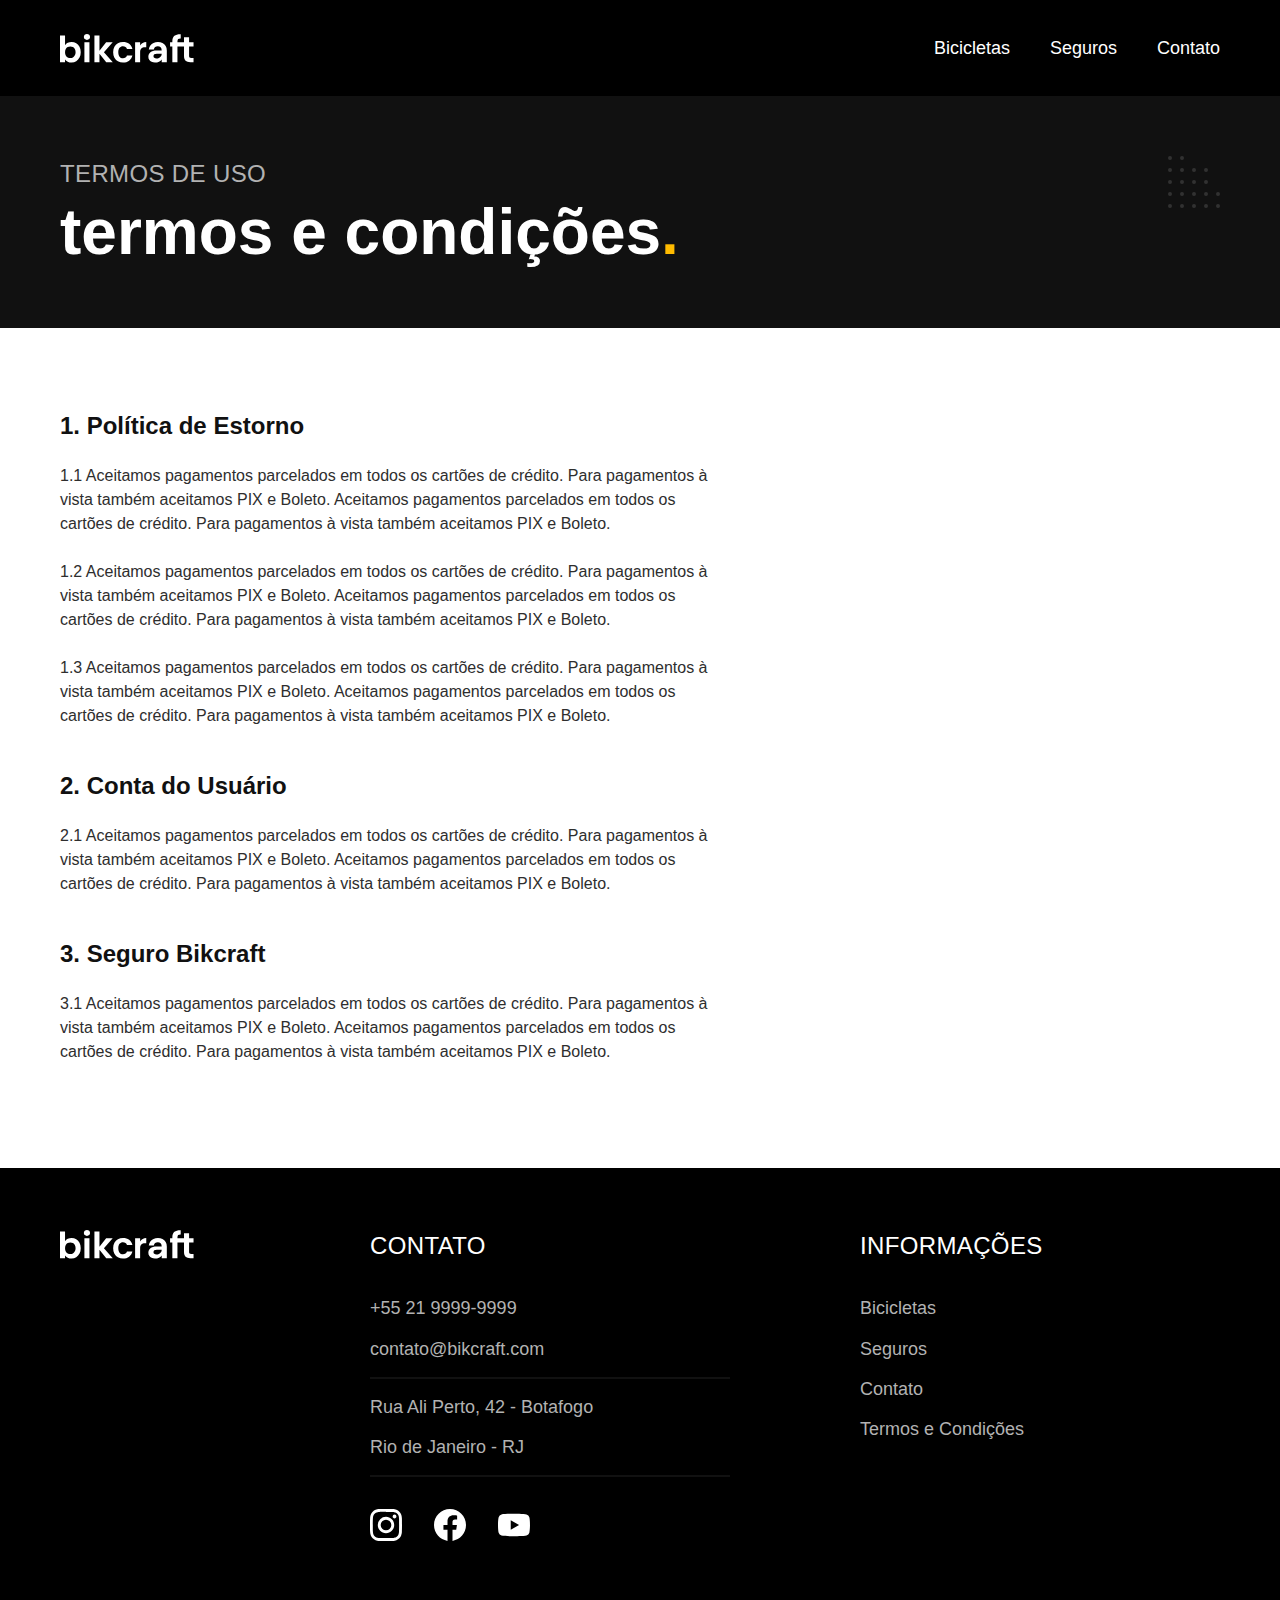
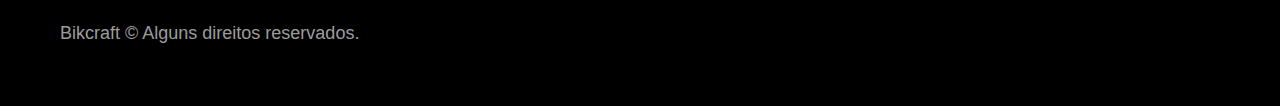
<file: termos.html>
<!DOCTYPE html>
<html lang="pt-br">
  <head>
    <meta charset="UTF-8" />
    <meta name="viewport" content="width=device-width, initial-scale=1.0" />

    <title>Termos e Condições | Bikcraft</title>
    <meta name="description" content="Termos e condições." />

    <link rel="stylesheet" href="./css/style.css" />
  </head>

  <body id="termos">
    <header class="header-bg">
      <div class="header container">
        <a href="./">
          <img src="./img/bikcraft.svg" alt="Bikcraft" />
        </a>

        <nav aria-label="primaria">
          <ul class="header-menu font-1-m cor-0">
            <li><a href="./bicicletas.html">Bicicletas</a></li>
            <li><a href="./seguros.html">Seguros</a></li>
            <li><a href="./contato.html">Contato</a></li>
          </ul>
        </nav>
      </div>
    </header>

    <main>
      <div class="titulo-bg">
        <div class="titulo container">
          <p class="font-2-l-b cor-5">Termos de uso</p>
          <h1 class="font-1-xxl cor-0">
            termos e condições<span class="cor-p1">.</span>
          </h1>
        </div>
      </div>

      <div class="termos font-2-s cor-10 container">
        <h2 class="font-1-l cor-11">1. Política de Estorno</h2>
        <p>
          1.1 Aceitamos pagamentos parcelados em todos os cartões de crédito.
          Para pagamentos à vista também aceitamos PIX e Boleto. Aceitamos
          pagamentos parcelados em todos os cartões de crédito. Para pagamentos
          à vista também aceitamos PIX e Boleto.
        </p>
        <p>
          1.2 Aceitamos pagamentos parcelados em todos os cartões de crédito.
          Para pagamentos à vista também aceitamos PIX e Boleto. Aceitamos
          pagamentos parcelados em todos os cartões de crédito. Para pagamentos
          à vista também aceitamos PIX e Boleto.
        </p>
        <p>
          1.3 Aceitamos pagamentos parcelados em todos os cartões de crédito.
          Para pagamentos à vista também aceitamos PIX e Boleto. Aceitamos
          pagamentos parcelados em todos os cartões de crédito. Para pagamentos
          à vista também aceitamos PIX e Boleto.
        </p>
        <h2 class="font-1-l cor-11">2. Conta do Usuário</h2>
        <p>
          2.1 Aceitamos pagamentos parcelados em todos os cartões de crédito.
          Para pagamentos à vista também aceitamos PIX e Boleto. Aceitamos
          pagamentos parcelados em todos os cartões de crédito. Para pagamentos
          à vista também aceitamos PIX e Boleto.
        </p>
        <h2 class="font-1-l cor-11">3. Seguro Bikcraft</h2>
        <p>
          3.1 Aceitamos pagamentos parcelados em todos os cartões de crédito.
          Para pagamentos à vista também aceitamos PIX e Boleto. Aceitamos
          pagamentos parcelados em todos os cartões de crédito. Para pagamentos
          à vista também aceitamos PIX e Boleto.
        </p>
      </div>
    </main>

    <footer class="footer-bg">
      <div class="footer container">
        <img src="./img/bikcraft.svg" alt="Bikcraft" />
        <div class="footer-contato">
          <h3 class="font-2-l-b cor-0">Contato</h3>
          <ul class="font-2-m cor-5">
            <li><a href="tel:+552199999999">+55 21 9999-9999</a></li>
            <li>
              <a href="mailto:contato@bikcraft.com">contato@bikcraft.com</a>
            </li>
            <li>Rua Ali Perto, 42 - Botafogo</li>
            <li>Rio de Janeiro - RJ</li>
          </ul>
          <div class="footer-redes">
            <a href="./">
              <img src="./img/redes/instagram.svg" alt="Instagram" />
            </a>
            <a href="./">
              <img src="./img/redes/facebook.svg" alt="Facebook" />
            </a>
            <a href="./">
              <img src="./img/redes/youtube.svg" alt="Youtube" />
            </a>
          </div>
        </div>
        <div class="footer-informacoes">
          <h3 class="font-2-l-b cor-0">Informações</h3>
          <nav>
            <ul class="font-1-m cor-5">
              <li><a href="./bicicletas.html">Bicicletas</a></li>
              <li><a href="./seguros.html">Seguros</a></li>
              <li><a href="./contato.html">Contato</a></li>
              <li><a href="./termos.html">Termos e Condições</a></li>
            </ul>
          </nav>
        </div>
        <p class="footer-copy font-2-m cor-6">
          Bikcraft © Alguns direitos reservados.
        </p>
      </div>
    </footer>
    <script src="./js/script.js"></script>
  </body>
</html>
</file>
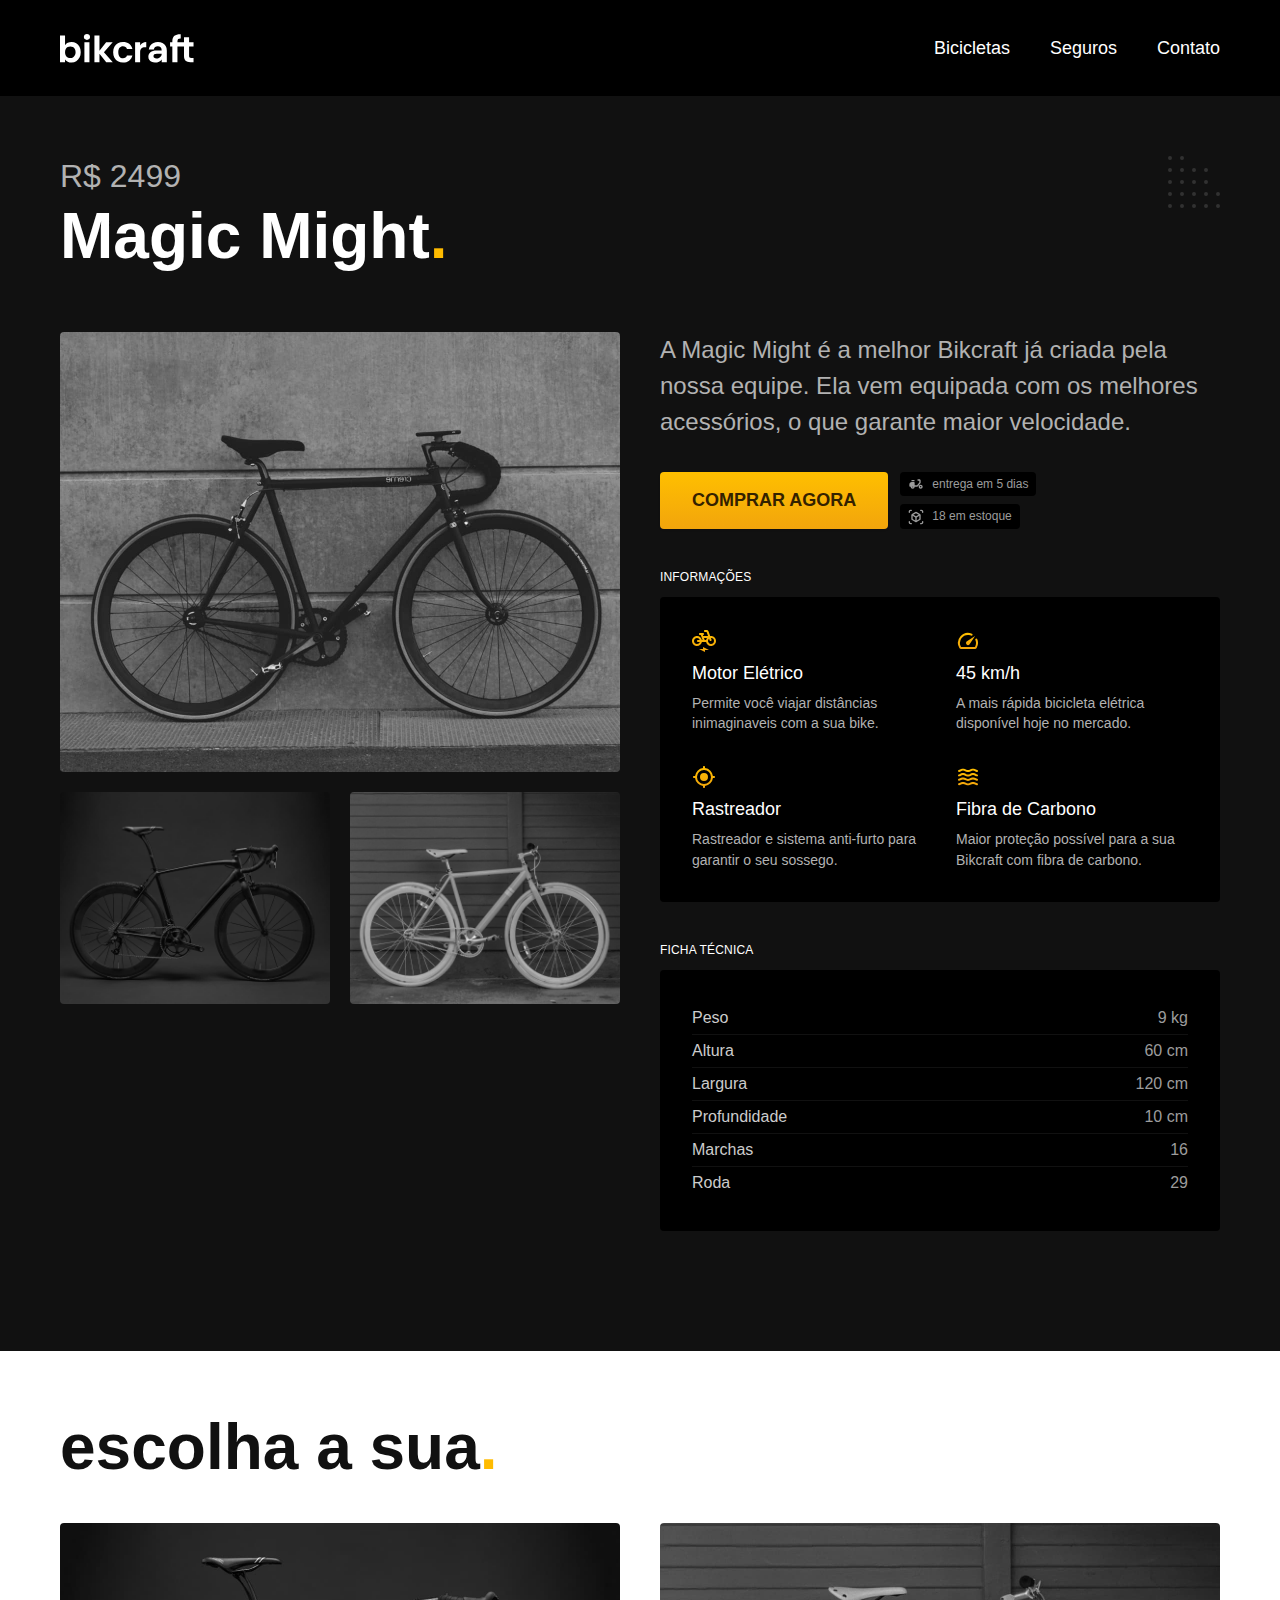
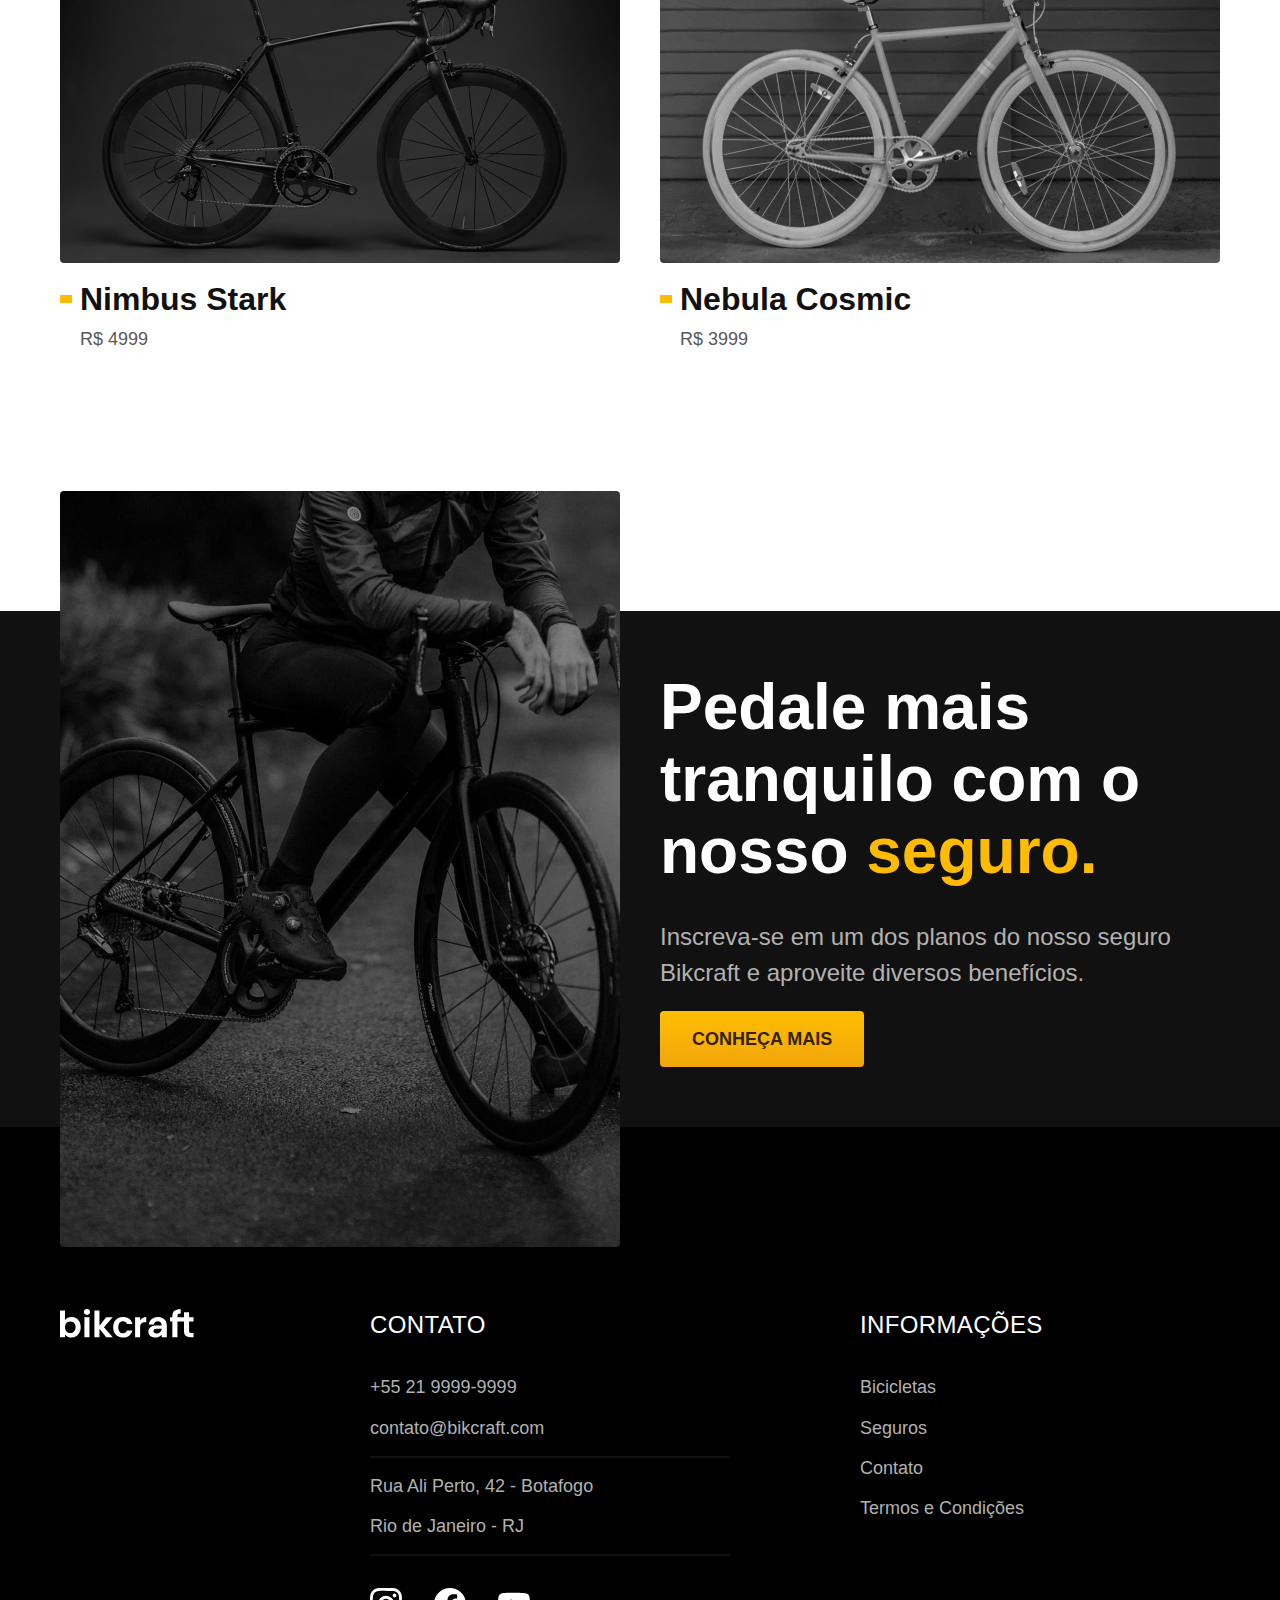
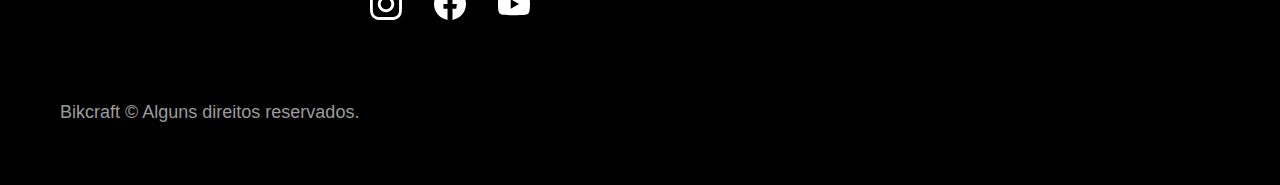
<file: bicicletas/magic.html>
<!DOCTYPE html>
<html lang="pt-br">
  <head>
    <meta charset="UTF-8" />
    <meta name="viewport" content="width=device-width, initial-scale=1.0" />

    <title>Magic | Bikcraft</title>
    <meta name="description" content="Magic." />

    <link rel="stylesheet" href="../css/style.css" />
  </head>

  <body id="bicicleta">
    <header class="header-bg">
      <div class="header container">
        <a href="../">
          <img src="../img/bikcraft.svg" alt="Bikcraft" />
        </a>

        <nav aria-label="primaria">
          <ul class="header-menu font-1-m cor-0">
            <li><a href="../bicicletas.html">Bicicletas</a></li>
            <li><a href="../seguros.html">Seguros</a></li>
            <li><a href="../contato.html">Contato</a></li>
          </ul>
        </nav>
      </div>
    </header>

    <main class="titulo-bg">
      <div>
        <div class="titulo container">
          <p class="font-2-xl cor-5">R$ 2499</p>
          <h1 class="font-1-xxl cor-0">
            Magic Might<span class="cor-p1">.</span>
          </h1>
        </div>
      </div>
      <div class="bicicleta container">
        <div class="bicicleta-imagens">
          <img src="../img/bicicleta/nimbus2.jpg" alt="" />
          <img src="../img/bicicleta/nimbus1.jpg" alt="" />
          <img src="../img/bicicleta/nimbus3.jpg" alt="" />
        </div>
        <div class="bicicleta-conteudo">
          <p class="font-2-l cor-5">
            A Magic Might é a melhor Bikcraft já criada pela nossa equipe. Ela
            vem equipada com os melhores acessórios, o que garante maior
            velocidade.
          </p>
          <div class="bicicleta-comprar">
            <a
              class="botao"
              href="../orcamento.html?tipo=bikcraft&produto=magic"
              >Comprar Agora</a
            >
            <span class="font-1-xs cor-6"
              ><img src="../img/icones/entrega.svg" alt="" /> entrega em 5
              dias</span
            >
            <span class="font-1-xs cor-6"
              ><img src="../img/icones/estoque.svg" alt="" /> 18 em
              estoque</span
            >
          </div>

          <h2 class="font-1-xs cor-0">Informações</h2>
          <ul class="bicicleta-informacoes">
            <li>
              <img src="../img/icones/eletrica.svg" alt="" />
              <h3 class="font-1-m cor-0">Motor Elétrico</h3>
              <p class="font-2-xs cor-5">
                Permite você viajar distâncias inimaginaveis com a sua bike.
              </p>
            </li>
            <li>
              <img src="../img/icones/velocidade.svg" alt="" />
              <h3 class="font-1-m cor-0">45 km/h</h3>
              <p class="font-2-xs cor-5">
                A mais rápida bicicleta elétrica disponível hoje no mercado.
              </p>
            </li>
            <li>
              <img src="../img/icones/rastreador.svg" alt="" />
              <h3 class="font-1-m cor-0">Rastreador</h3>
              <p class="font-2-xs cor-5">
                Rastreador e sistema anti-furto para garantir o seu sossego.
              </p>
            </li>
            <li>
              <img src="../img/icones/carbono.svg" alt="" />
              <h3 class="font-1-m cor-0">Fibra de Carbono</h3>
              <p class="font-2-xs cor-5">
                Maior proteção possível para a sua Bikcraft com fibra de
                carbono.
              </p>
            </li>
          </ul>
          <h2 class="font-1-xs cor-0">Ficha Técnica</h2>
          <ul class="bicicleta-ficha font-2-s cor-4">
            <li>Peso <span>9 kg</span></li>
            <li>Altura <span>60 cm</span></li>
            <li>Largura <span>120 cm</span></li>
            <li>Profundidade <span>10 cm</span></li>
            <li>Marchas <span>16</span></li>
            <li>Roda <span>29</span></li>
          </ul>
        </div>
      </div>
    </main>

    <article class="bicicletas-lista container">
      <h2 class="font-1-xxl">escolha a sua<span class="cor-p1">.</span></h2>

      <ul>
        <li>
          <a href="./nimbus.html">
            <img src="../img/bicicletas/nimbus.jpg" alt="Bicicleta preta" />
            <h3 class="font-1-xl">Nimbus Stark</h3>
            <span class="font-2-m cor-8">R$ 4999</span>
          </a>
        </li>
        <li>
          <a href="./nebula.html">
            <img src="../img/bicicletas/nebula.jpg" alt="Bicicleta preta" />
            <h3 class="font-1-xl">Nebula Cosmic</h3>
            <span class="font-2-m cor-8">R$ 3999</span>
          </a>
        </li>
      </ul>
    </article>

    <article class="seguro-bg">
      <div class="seguro container">
        <div class="seguro-imagem">
          <img
            src="../img/fotos/seguros.jpg"
            alt="Pessoa parada em cima de uma bicicleta."
          />
        </div>
        <div class="seguro-conteudo">
          <h2 class="font-1-xxl cor-0">
            Pedale mais tranquilo com o nosso
            <span class="cor-p1">seguro.</span>
          </h2>
          <p class="font-2-l cor-5">
            Inscreva-se em um dos planos do nosso seguro Bikcraft e aproveite
            diversos benefícios.
          </p>
          <a class="botao" href="../seguros.html">Conheça Mais</a>
        </div>
      </div>
    </article>

    <footer class="footer-bg">
      <div class="footer container">
        <img src="../img/bikcraft.svg" alt="Bikcraft" />
        <div class="footer-contato">
          <h3 class="font-2-l-b cor-0">Contato</h3>
          <ul class="font-2-m cor-5">
            <li><a href="tel:+552199999999">+55 21 9999-9999</a></li>
            <li>
              <a href="mailto:contato@bikcraft.com">contato@bikcraft.com</a>
            </li>
            <li>Rua Ali Perto, 42 - Botafogo</li>
            <li>Rio de Janeiro - RJ</li>
          </ul>
          <div class="footer-redes">
            <a href="../">
              <img src="../img/redes/instagram.svg" alt="Instagram" />
            </a>
            <a href="../">
              <img src="../img/redes/facebook.svg" alt="Facebook" />
            </a>
            <a href="../">
              <img src="../img/redes/youtube.svg" alt="Youtube" />
            </a>
          </div>
        </div>
        <div class="footer-informacoes">
          <h3 class="font-2-l-b cor-0">Informações</h3>
          <nav>
            <ul class="font-1-m cor-5">
              <li><a href="../bicicletas.html">Bicicletas</a></li>
              <li><a href="../seguros.html">Seguros</a></li>
              <li><a href="../contato.html">Contato</a></li>
              <li><a href="../termos.html">Termos e Condições</a></li>
            </ul>
          </nav>
        </div>
        <p class="footer-copy font-2-m cor-6">
          Bikcraft © Alguns direitos reservados.
        </p>
      </div>
    </footer>
    <script src="../js/script.js"></script>
  </body>
</html>
</file>
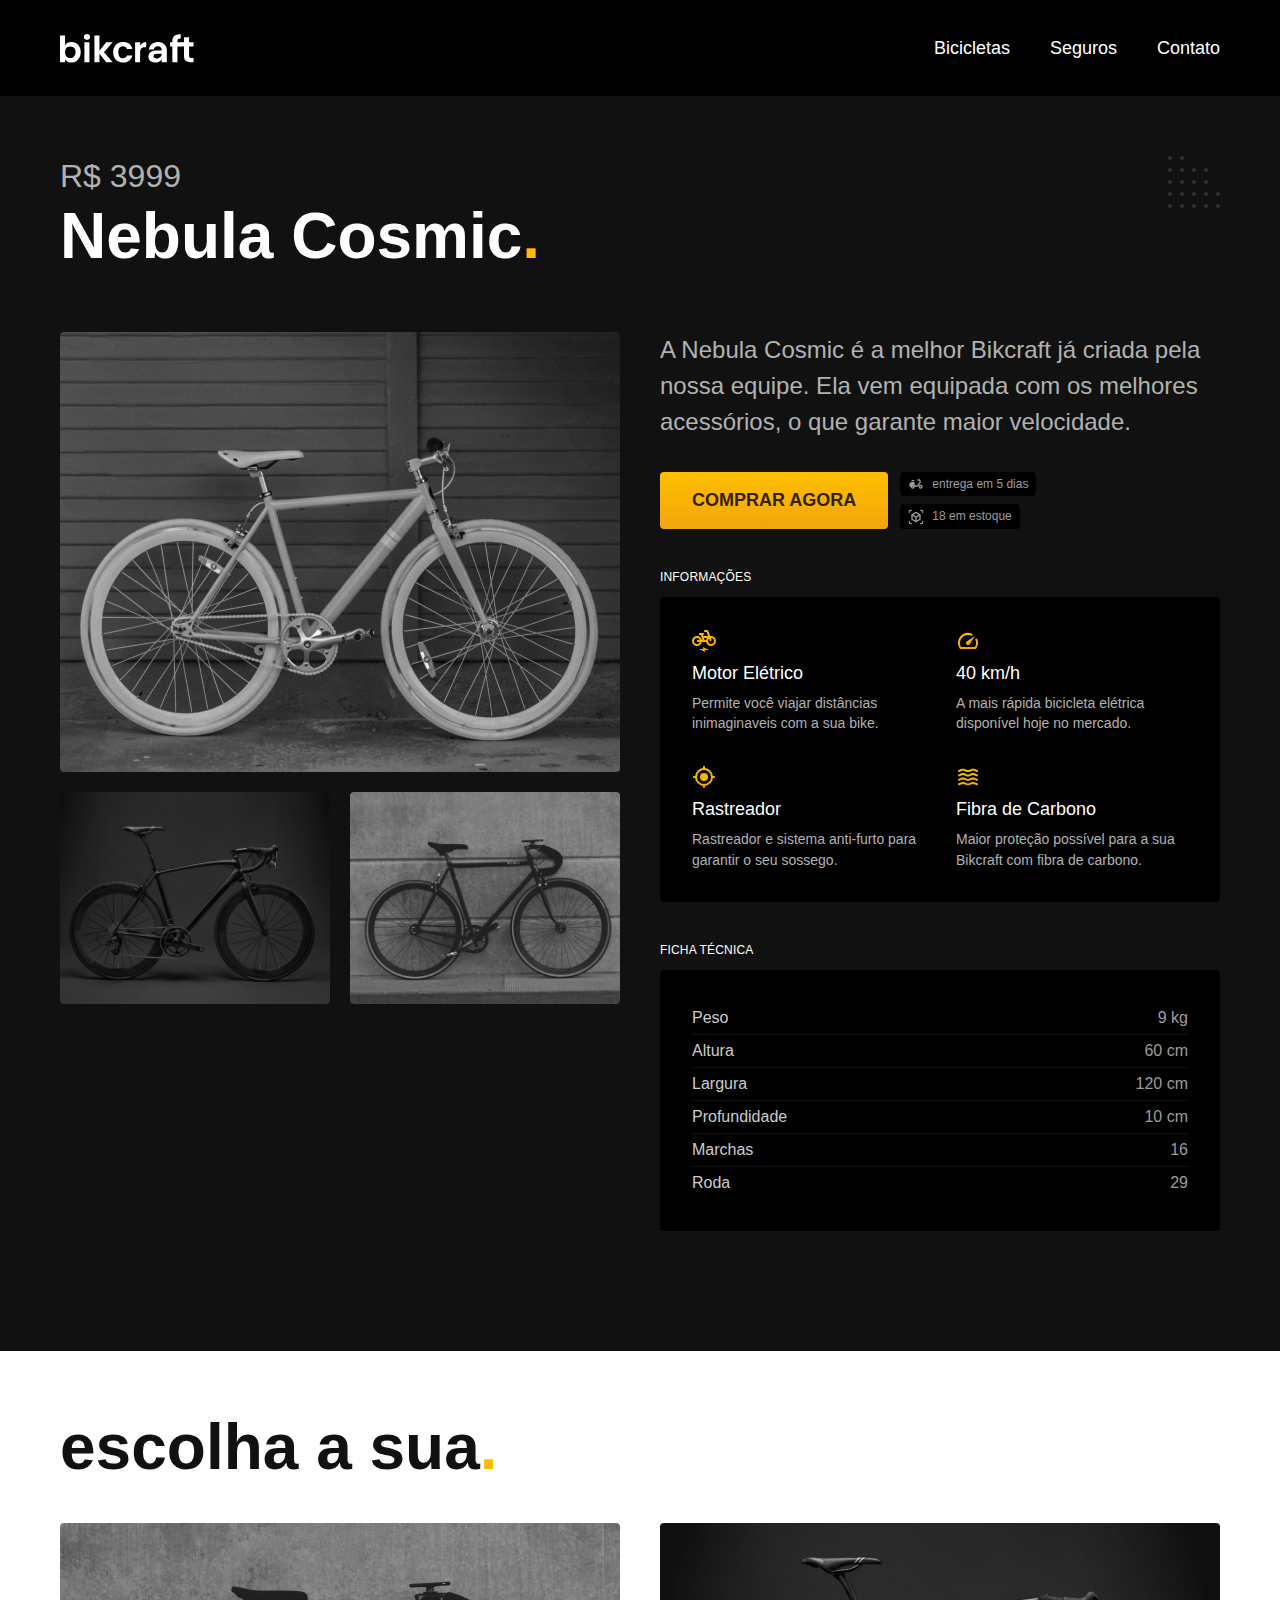
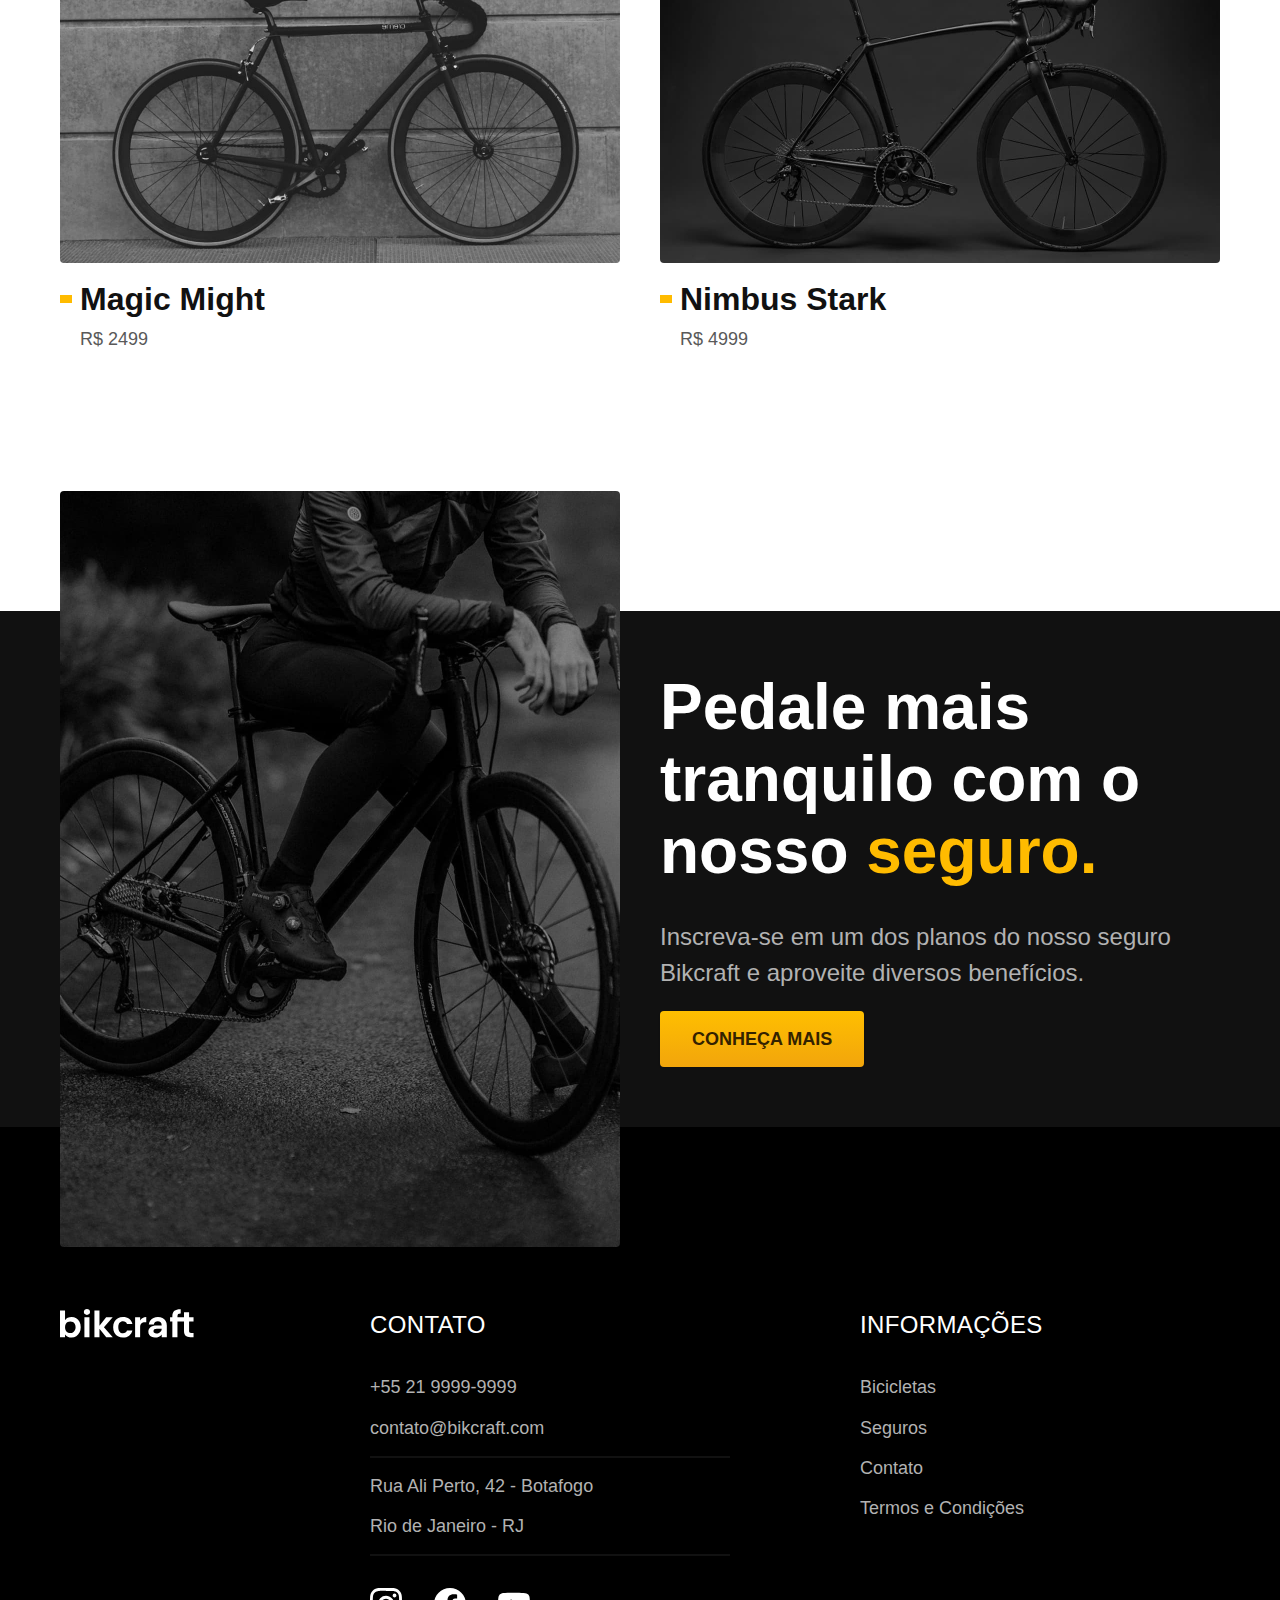
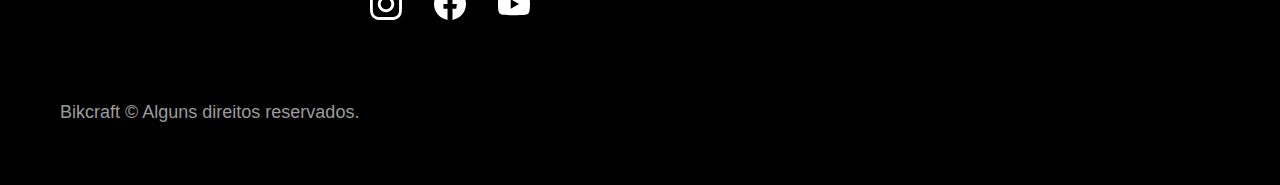
<file: bicicletas/nebula.html>
<!DOCTYPE html>
<html lang="pt-br">
  <head>
    <meta charset="UTF-8" />
    <meta name="viewport" content="width=device-width, initial-scale=1.0" />

    <title>Nebula | Bikcraft</title>
    <meta name="description" content="Nebula." />

    <link rel="stylesheet" href="../css/style.css" />
  </head>

  <body id="bicicleta">
    <header class="header-bg">
      <div class="header container">
        <a href="../">
          <img src="../img/bikcraft.svg" alt="Bikcraft" />
        </a>

        <nav aria-label="primaria">
          <ul class="header-menu font-1-m cor-0">
            <li><a href="../bicicletas.html">Bicicletas</a></li>
            <li><a href="../seguros.html">Seguros</a></li>
            <li><a href="../contato.html">Contato</a></li>
          </ul>
        </nav>
      </div>
    </header>

    <main class="titulo-bg">
      <div>
        <div class="titulo container">
          <p class="font-2-xl cor-5">R$ 3999</p>
          <h1 class="font-1-xxl cor-0">
            Nebula Cosmic<span class="cor-p1">.</span>
          </h1>
        </div>
      </div>
      <div class="bicicleta container">
        <div class="bicicleta-imagens">
          <img src="../img/bicicleta/nimbus3.jpg" alt="" />
          <img src="../img/bicicleta/nimbus1.jpg" alt="" />
          <img src="../img/bicicleta/nimbus2.jpg" alt="" />
        </div>
        <div class="bicicleta-conteudo">
          <p class="font-2-l cor-5">
            A Nebula Cosmic é a melhor Bikcraft já criada pela nossa equipe. Ela
            vem equipada com os melhores acessórios, o que garante maior
            velocidade.
          </p>
          <div class="bicicleta-comprar">
            <a
              class="botao"
              href="../orcamento.html?tipo=bikcraft&produto=nebula"
              >Comprar Agora</a
            >
            <span class="font-1-xs cor-6"
              ><img src="../img/icones/entrega.svg" alt="" /> entrega em 5
              dias</span
            >
            <span class="font-1-xs cor-6"
              ><img src="../img/icones/estoque.svg" alt="" /> 18 em
              estoque</span
            >
          </div>

          <h2 class="font-1-xs cor-0">Informações</h2>
          <ul class="bicicleta-informacoes">
            <li>
              <img src="../img/icones/eletrica.svg" alt="" />
              <h3 class="font-1-m cor-0">Motor Elétrico</h3>
              <p class="font-2-xs cor-5">
                Permite você viajar distâncias inimaginaveis com a sua bike.
              </p>
            </li>
            <li>
              <img src="../img/icones/velocidade.svg" alt="" />
              <h3 class="font-1-m cor-0">40 km/h</h3>
              <p class="font-2-xs cor-5">
                A mais rápida bicicleta elétrica disponível hoje no mercado.
              </p>
            </li>
            <li>
              <img src="../img/icones/rastreador.svg" alt="" />
              <h3 class="font-1-m cor-0">Rastreador</h3>
              <p class="font-2-xs cor-5">
                Rastreador e sistema anti-furto para garantir o seu sossego.
              </p>
            </li>
            <li>
              <img src="../img/icones/carbono.svg" alt="" />
              <h3 class="font-1-m cor-0">Fibra de Carbono</h3>
              <p class="font-2-xs cor-5">
                Maior proteção possível para a sua Bikcraft com fibra de
                carbono.
              </p>
            </li>
          </ul>
          <h2 class="font-1-xs cor-0">Ficha Técnica</h2>
          <ul class="bicicleta-ficha font-2-s cor-4">
            <li>Peso <span>9 kg</span></li>
            <li>Altura <span>60 cm</span></li>
            <li>Largura <span>120 cm</span></li>
            <li>Profundidade <span>10 cm</span></li>
            <li>Marchas <span>16</span></li>
            <li>Roda <span>29</span></li>
          </ul>
        </div>
      </div>
    </main>

    <article class="bicicletas-lista container">
      <h2 class="font-1-xxl">escolha a sua<span class="cor-p1">.</span></h2>

      <ul>
        <li>
          <a href="./magic.html">
            <img src="../img/bicicletas/magic.jpg" alt="Bicicleta preta" />
            <h3 class="font-1-xl">Magic Might</h3>
            <span class="font-2-m cor-8">R$ 2499</span>
          </a>
        </li>
        <li>
          <a href="./nimbus.html">
            <img src="../img/bicicletas/nimbus.jpg" alt="Bicicleta preta" />
            <h3 class="font-1-xl">Nimbus Stark</h3>
            <span class="font-2-m cor-8">R$ 4999</span>
          </a>
        </li>
      </ul>
    </article>

    <article class="seguro-bg">
      <div class="seguro container">
        <div class="seguro-imagem">
          <img
            src="../img/fotos/seguros.jpg"
            alt="Pessoa parada em cima de uma bicicleta."
          />
        </div>
        <div class="seguro-conteudo">
          <h2 class="font-1-xxl cor-0">
            Pedale mais tranquilo com o nosso
            <span class="cor-p1">seguro.</span>
          </h2>
          <p class="font-2-l cor-5">
            Inscreva-se em um dos planos do nosso seguro Bikcraft e aproveite
            diversos benefícios.
          </p>
          <a class="botao" href="../seguros.html">Conheça Mais</a>
        </div>
      </div>
    </article>

    <footer class="footer-bg">
      <div class="footer container">
        <img src="../img/bikcraft.svg" alt="Bikcraft" />
        <div class="footer-contato">
          <h3 class="font-2-l-b cor-0">Contato</h3>
          <ul class="font-2-m cor-5">
            <li><a href="tel:+552199999999">+55 21 9999-9999</a></li>
            <li>
              <a href="mailto:contato@bikcraft.com">contato@bikcraft.com</a>
            </li>
            <li>Rua Ali Perto, 42 - Botafogo</li>
            <li>Rio de Janeiro - RJ</li>
          </ul>
          <div class="footer-redes">
            <a href="../">
              <img src="../img/redes/instagram.svg" alt="Instagram" />
            </a>
            <a href="../">
              <img src="../img/redes/facebook.svg" alt="Facebook" />
            </a>
            <a href="../">
              <img src="../img/redes/youtube.svg" alt="Youtube" />
            </a>
          </div>
        </div>
        <div class="footer-informacoes">
          <h3 class="font-2-l-b cor-0">Informações</h3>
          <nav>
            <ul class="font-1-m cor-5">
              <li><a href="../bicicletas.html">Bicicletas</a></li>
              <li><a href="../seguros.html">Seguros</a></li>
              <li><a href="../contato.html">Contato</a></li>
              <li><a href="../termos.html">Termos e Condições</a></li>
            </ul>
          </nav>
        </div>
        <p class="footer-copy font-2-m cor-6">
          Bikcraft © Alguns direitos reservados.
        </p>
      </div>
    </footer>
    <script src="../js/script.js"></script>
  </body>
</html>
</file>
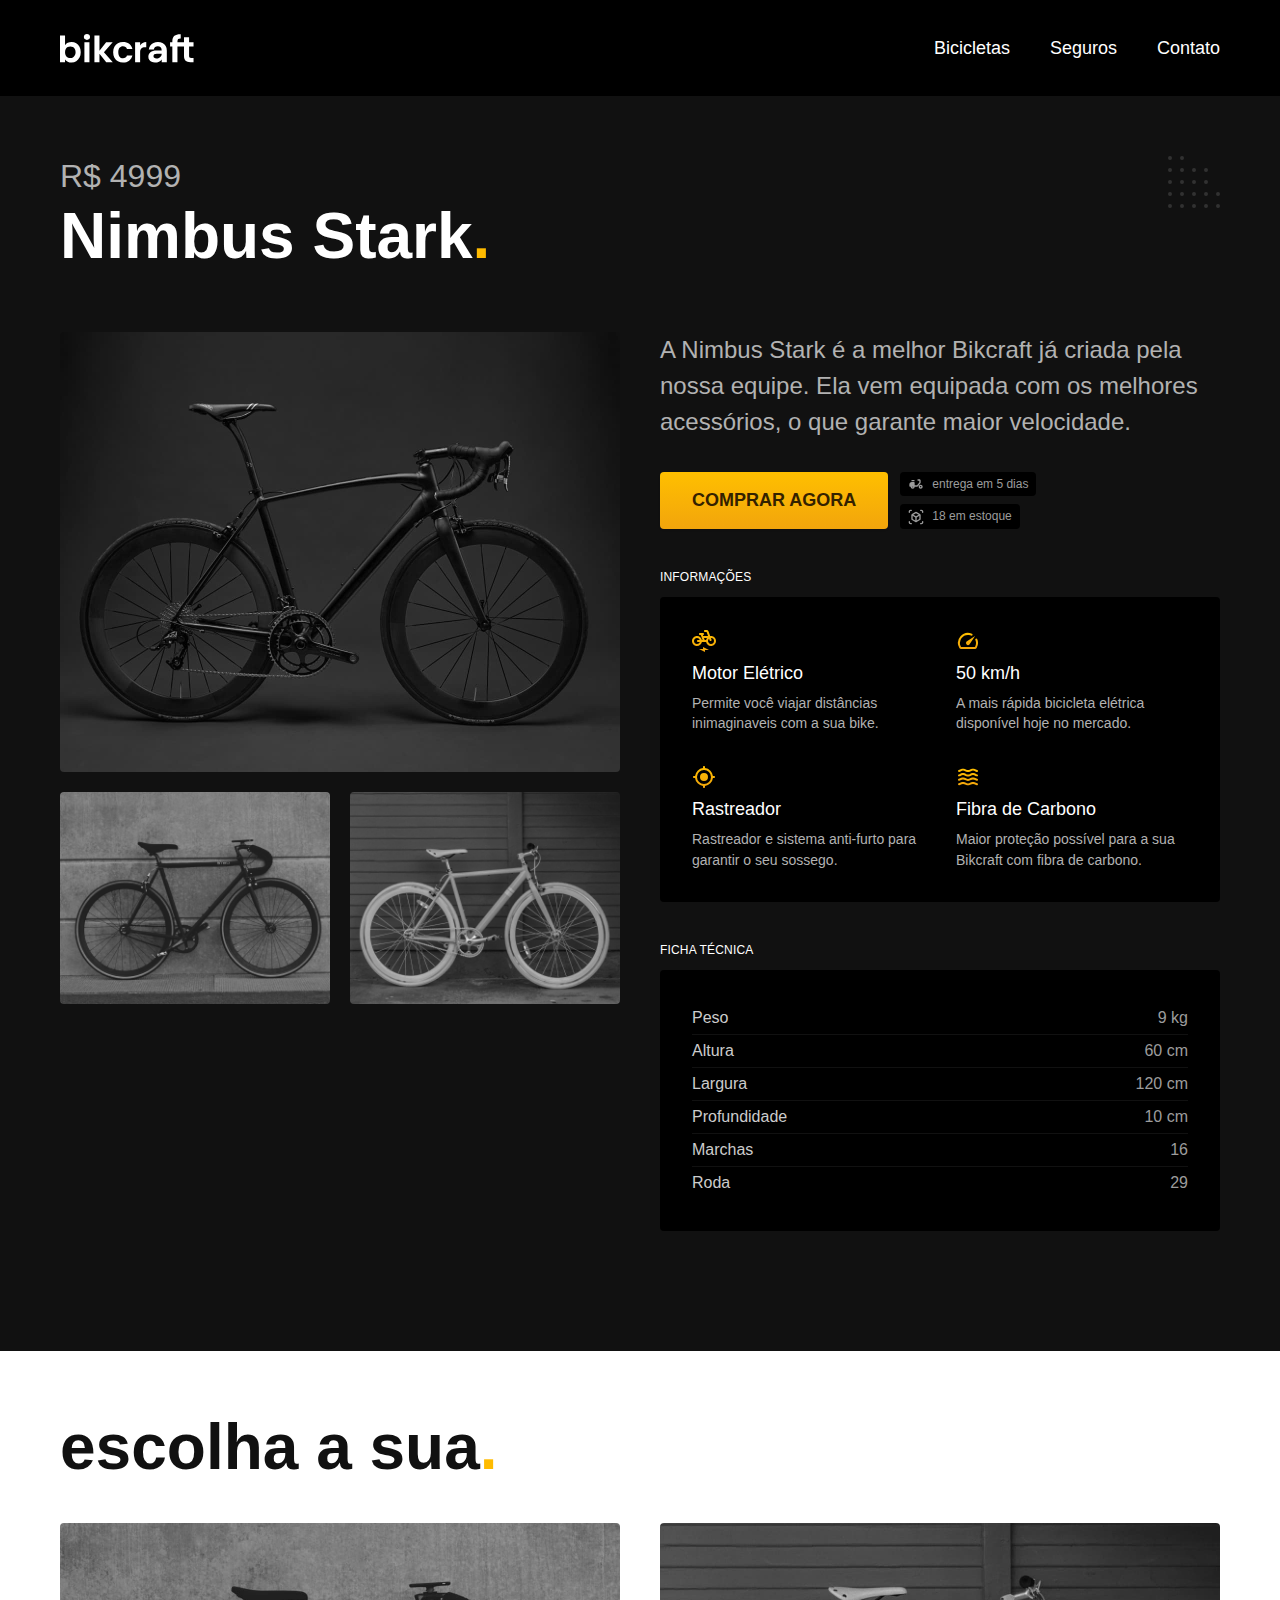
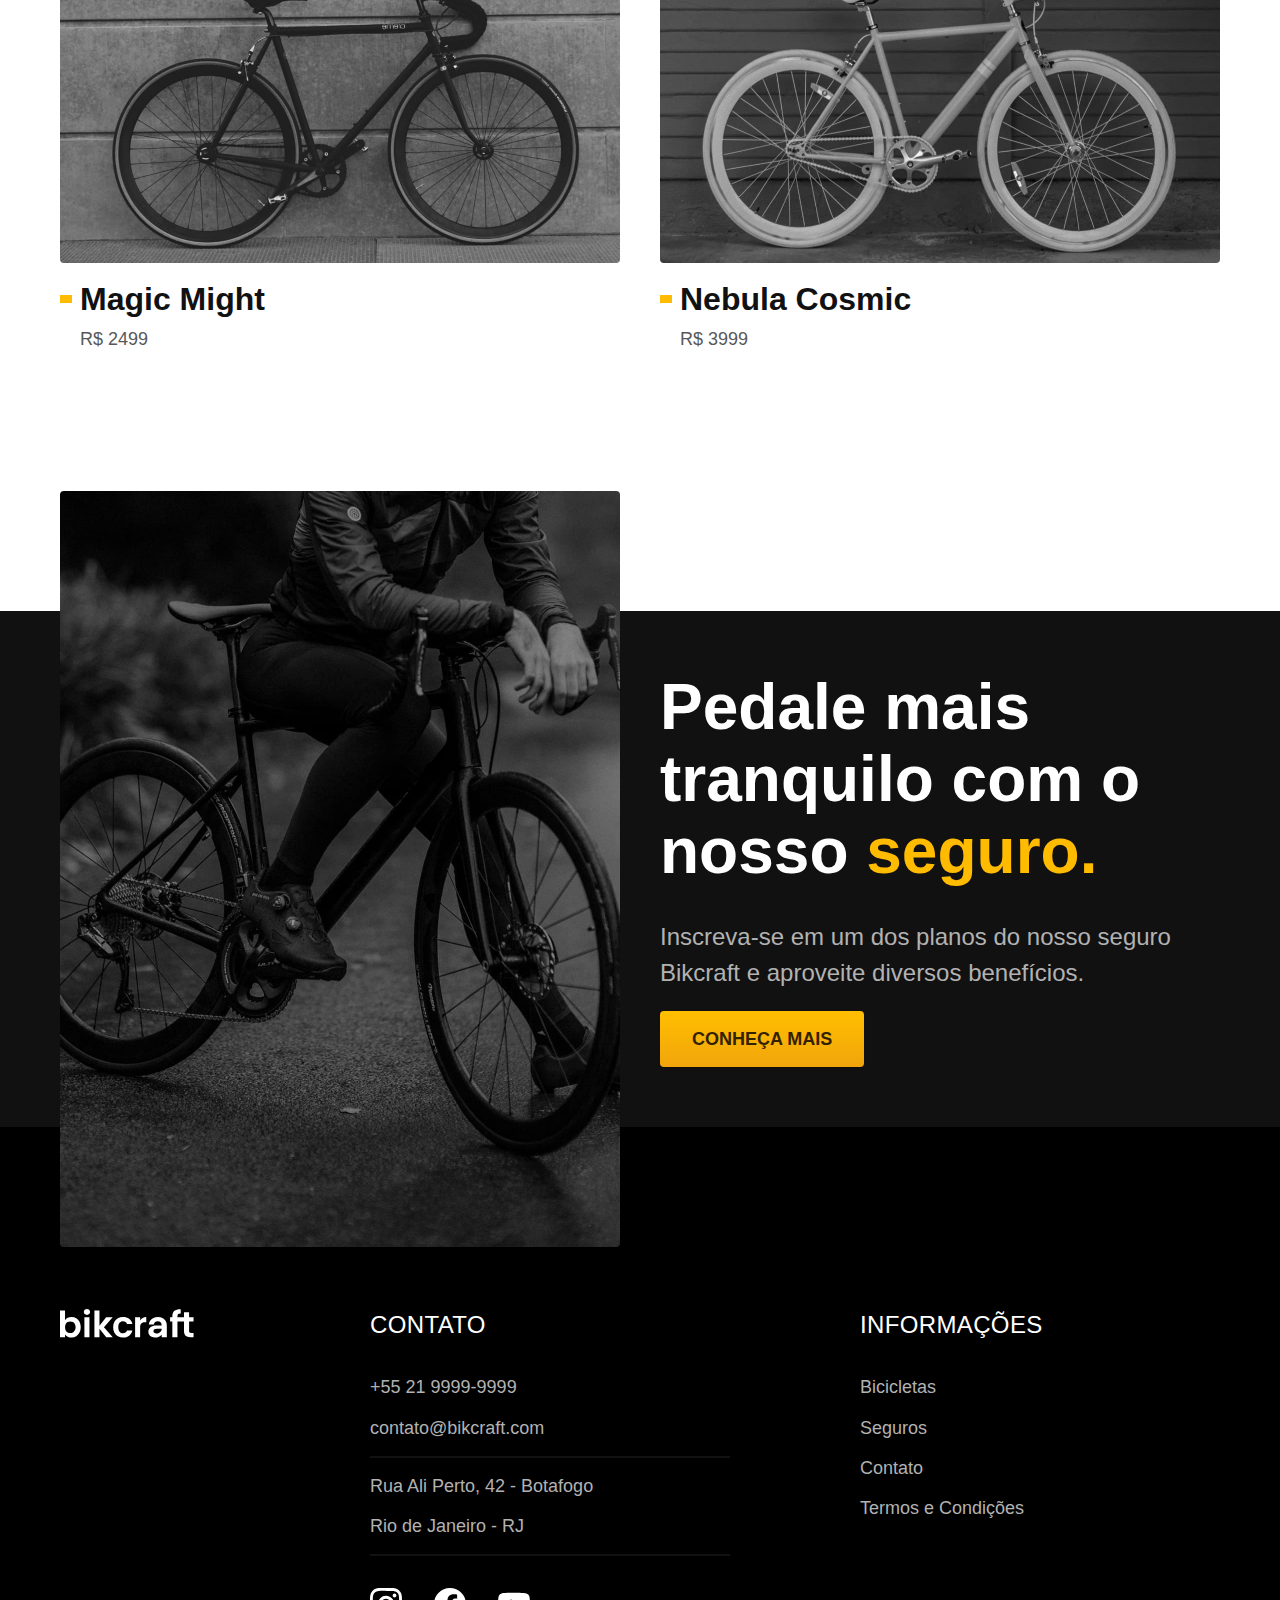
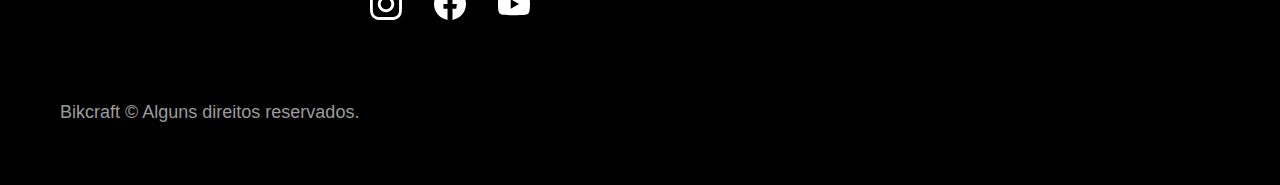
<file: bicicletas/nimbus.html>
<!DOCTYPE html>
<html lang="pt-br">
  <head>
    <meta charset="UTF-8" />
    <meta name="viewport" content="width=device-width, initial-scale=1.0" />

    <title>Nimbus | Bikcraft</title>
    <meta name="description" content="Nimbus." />

    <link rel="stylesheet" href="../css/style.css" />
  </head>

  <body id="bicicleta">
    <header class="header-bg">
      <div class="header container">
        <a href="../">
          <img src="../img/bikcraft.svg" alt="Bikcraft" />
        </a>

        <nav aria-label="primaria">
          <ul class="header-menu font-1-m cor-0">
            <li><a href="../bicicletas.html">Bicicletas</a></li>
            <li><a href="../seguros.html">Seguros</a></li>
            <li><a href="../contato.html">Contato</a></li>
          </ul>
        </nav>
      </div>
    </header>

    <main class="titulo-bg">
      <div>
        <div class="titulo container">
          <p class="font-2-xl cor-5">R$ 4999</p>
          <h1 class="font-1-xxl cor-0">
            Nimbus Stark<span class="cor-p1">.</span>
          </h1>
        </div>
      </div>
      <div class="bicicleta container">
        <div class="bicicleta-imagens">
          <img src="../img/bicicleta/nimbus1.jpg" alt="" />
          <img src="../img/bicicleta/nimbus2.jpg" alt="" />
          <img src="../img/bicicleta/nimbus3.jpg" alt="" />
        </div>
        <div class="bicicleta-conteudo">
          <p class="font-2-l cor-5">
            A Nimbus Stark é a melhor Bikcraft já criada pela nossa equipe. Ela
            vem equipada com os melhores acessórios, o que garante maior
            velocidade.
          </p>
          <div class="bicicleta-comprar">
            <a
              class="botao"
              href="../orcamento.html?tipo=bikcraft&produto=nimbus"
              >Comprar Agora</a
            >
            <span class="font-1-xs cor-6"
              ><img src="../img/icones/entrega.svg" alt="" /> entrega em 5
              dias</span
            >
            <span class="font-1-xs cor-6"
              ><img src="../img/icones/estoque.svg" alt="" /> 18 em
              estoque</span
            >
          </div>

          <h2 class="font-1-xs cor-0">Informações</h2>
          <ul class="bicicleta-informacoes">
            <li>
              <img src="../img/icones/eletrica.svg" alt="" />
              <h3 class="font-1-m cor-0">Motor Elétrico</h3>
              <p class="font-2-xs cor-5">
                Permite você viajar distâncias inimaginaveis com a sua bike.
              </p>
            </li>
            <li>
              <img src="../img/icones/velocidade.svg" alt="" />
              <h3 class="font-1-m cor-0">50 km/h</h3>
              <p class="font-2-xs cor-5">
                A mais rápida bicicleta elétrica disponível hoje no mercado.
              </p>
            </li>
            <li>
              <img src="../img/icones/rastreador.svg" alt="" />
              <h3 class="font-1-m cor-0">Rastreador</h3>
              <p class="font-2-xs cor-5">
                Rastreador e sistema anti-furto para garantir o seu sossego.
              </p>
            </li>
            <li>
              <img src="../img/icones/carbono.svg" alt="" />
              <h3 class="font-1-m cor-0">Fibra de Carbono</h3>
              <p class="font-2-xs cor-5">
                Maior proteção possível para a sua Bikcraft com fibra de
                carbono.
              </p>
            </li>
          </ul>
          <h2 class="font-1-xs cor-0">Ficha Técnica</h2>
          <ul class="bicicleta-ficha font-2-s cor-4">
            <li>Peso <span>9 kg</span></li>
            <li>Altura <span>60 cm</span></li>
            <li>Largura <span>120 cm</span></li>
            <li>Profundidade <span>10 cm</span></li>
            <li>Marchas <span>16</span></li>
            <li>Roda <span>29</span></li>
          </ul>
        </div>
      </div>
    </main>

    <article class="bicicletas-lista container">
      <h2 class="font-1-xxl">escolha a sua<span class="cor-p1">.</span></h2>

      <ul>
        <li>
          <a href="./magic.html">
            <img src="../img/bicicletas/magic.jpg" alt="Bicicleta preta" />
            <h3 class="font-1-xl">Magic Might</h3>
            <span class="font-2-m cor-8">R$ 2499</span>
          </a>
        </li>
        <li>
          <a href="./nebula.html">
            <img src="../img/bicicletas/nebula.jpg" alt="Bicicleta preta" />
            <h3 class="font-1-xl">Nebula Cosmic</h3>
            <span class="font-2-m cor-8">R$ 3999</span>
          </a>
        </li>
      </ul>
    </article>

    <article class="seguro-bg">
      <div class="seguro container">
        <div class="seguro-imagem">
          <img
            src="../img/fotos/seguros.jpg"
            alt="Pessoa parada em cima de uma bicicleta."
          />
        </div>
        <div class="seguro-conteudo">
          <h2 class="font-1-xxl cor-0">
            Pedale mais tranquilo com o nosso
            <span class="cor-p1">seguro.</span>
          </h2>
          <p class="font-2-l cor-5">
            Inscreva-se em um dos planos do nosso seguro Bikcraft e aproveite
            diversos benefícios.
          </p>
          <a class="botao" href="../seguros.html">Conheça Mais</a>
        </div>
      </div>
    </article>

    <footer class="footer-bg">
      <div class="footer container">
        <img src="../img/bikcraft.svg" alt="Bikcraft" />
        <div class="footer-contato">
          <h3 class="font-2-l-b cor-0">Contato</h3>
          <ul class="font-2-m cor-5">
            <li><a href="tel:+552199999999">+55 21 9999-9999</a></li>
            <li>
              <a href="mailto:contato@bikcraft.com">contato@bikcraft.com</a>
            </li>
            <li>Rua Ali Perto, 42 - Botafogo</li>
            <li>Rio de Janeiro - RJ</li>
          </ul>
          <div class="footer-redes">
            <a href="../">
              <img src="../img/redes/instagram.svg" alt="Instagram" />
            </a>
            <a href="../">
              <img src="../img/redes/facebook.svg" alt="Facebook" />
            </a>
            <a href="../">
              <img src="../img/redes/youtube.svg" alt="Youtube" />
            </a>
          </div>
        </div>
        <div class="footer-informacoes">
          <h3 class="font-2-l-b cor-0">Informações</h3>
          <nav>
            <ul class="font-1-m cor-5">
              <li><a href="../bicicletas.html">Bicicletas</a></li>
              <li><a href="../seguros.html">Seguros</a></li>
              <li><a href="../contato.html">Contato</a></li>
              <li><a href="../termos.html">Termos e Condições</a></li>
            </ul>
          </nav>
        </div>
        <p class="footer-copy font-2-m cor-6">
          Bikcraft © Alguns direitos reservados.
        </p>
      </div>
    </footer>
    <script src="../js/script.js"></script>
  </body>
</html>
</file>
<file: css/style.css>
@import "./global/global.css";
@import "./utilidades/tipografia.css";
@import "./utilidades/cores.css";

@import "./global/header.css";
@import "./global/footer.css";

/* Utilidades */
@import "./utilidades/componentes.css";
@import "./utilidades/formulario.css";

/* Home */
@import "./home/introducao.css";
@import "./home/tecnologia.css";
@import "./home/parceiros.css";
@import "./home/depoimento.css";

/* Bicicletas */
@import "./bicicletas/bicicletas-lista.css";
@import "./bicicletas/bicicletas.css";

/* Bicicleta */
@import "./bicicleta/bicicleta.css";
@import "./bicicleta/seguro.css";

/* Seguros */
@import "./seguros/seguros.css";
@import "./seguros/vantagens.css";
@import "./seguros/perguntas.css";

/* Contato */
@import "./contato/contato.css";
@import "./contato/lojas.css";

/* Contato */
@import "./orcamento/orcamento.css";

/* Termos */
@import "./termos/termos.css";
</file>
